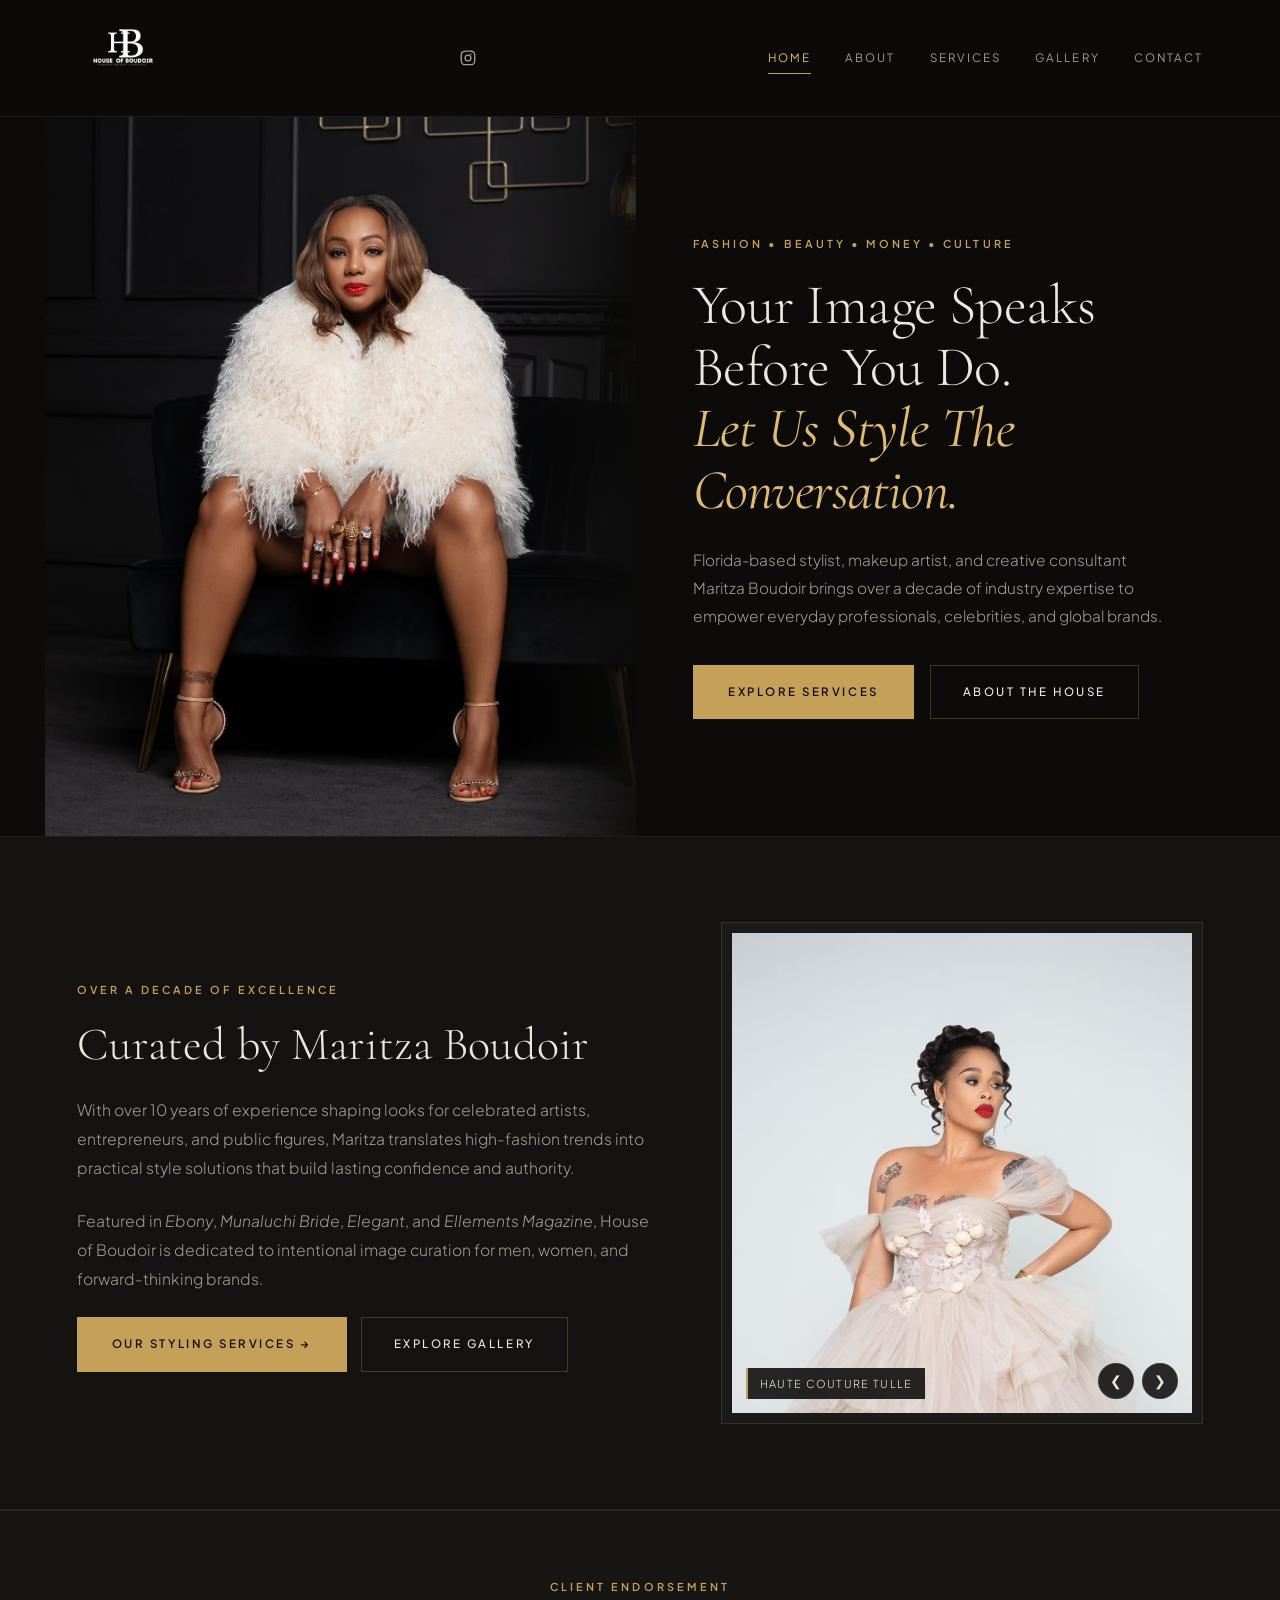
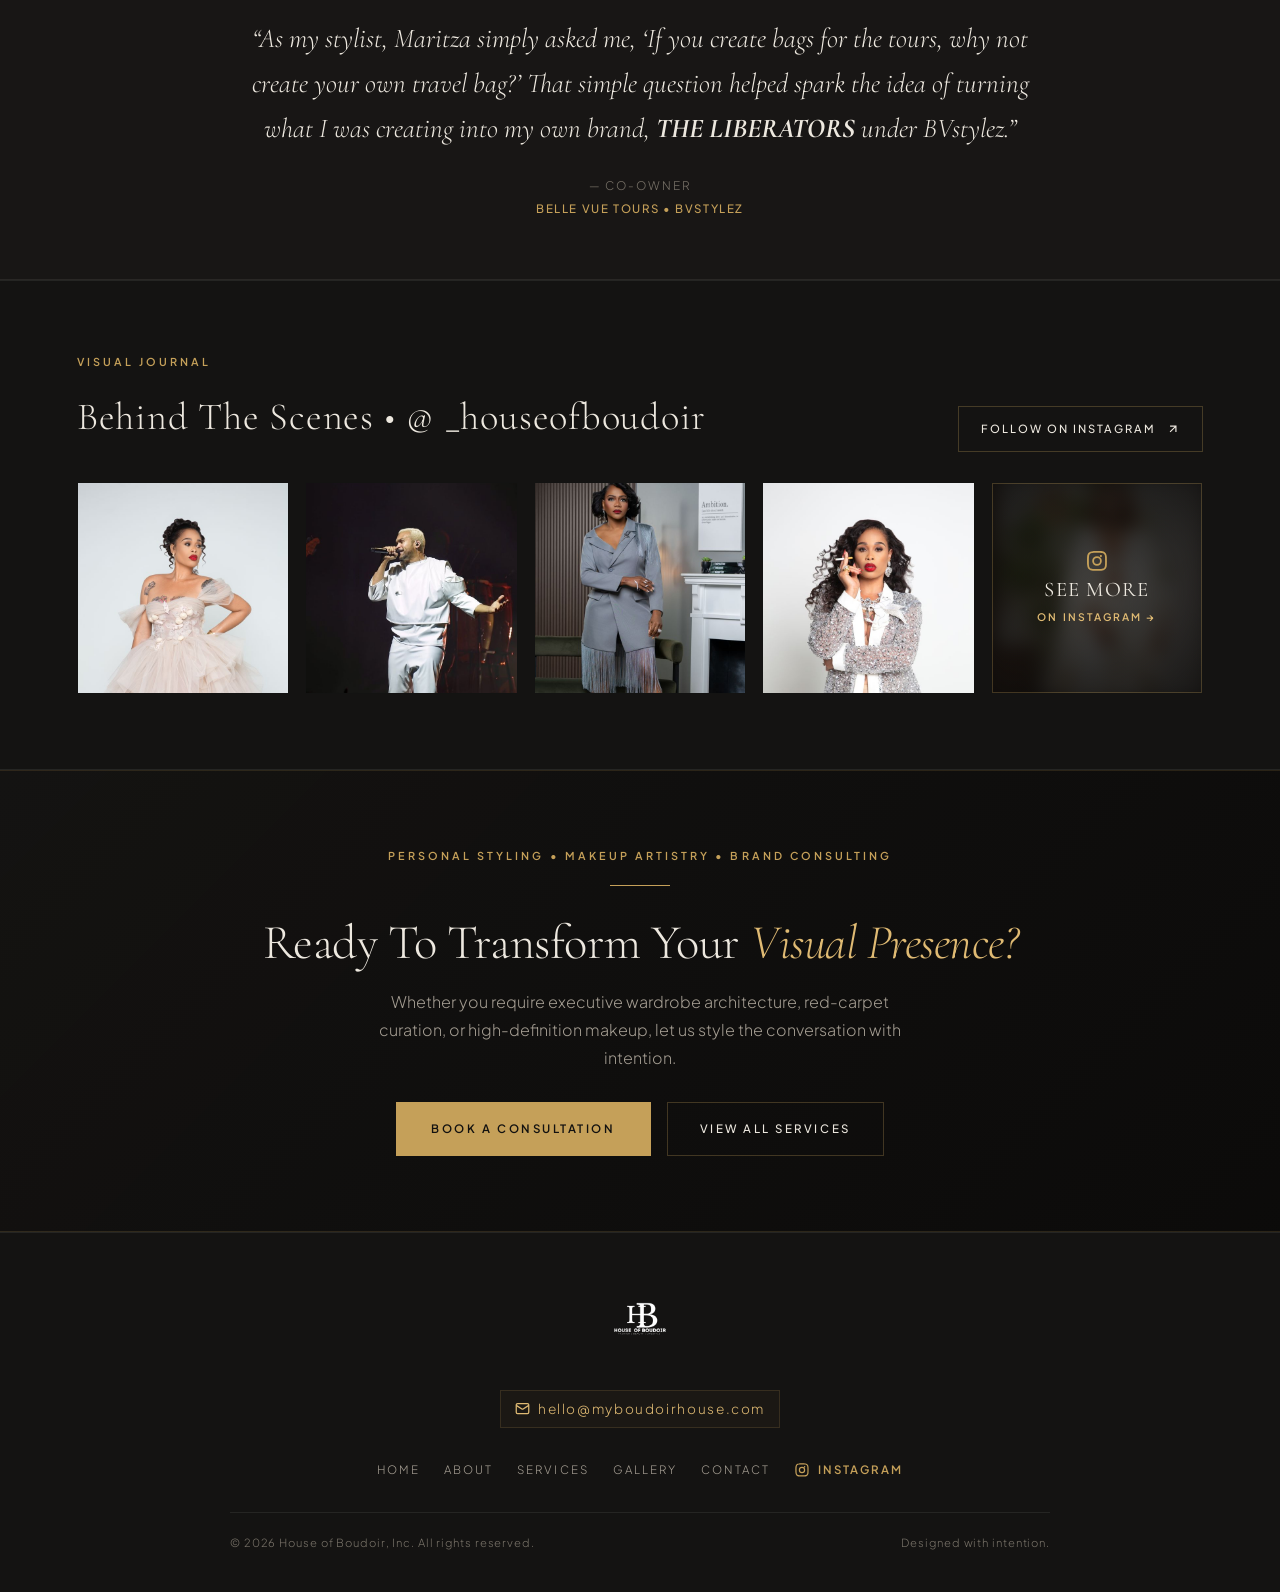
<file: index.html>
<!DOCTYPE html>
<html lang="en">
<head>
<meta charset="UTF-8">
<meta name="viewport" content="width=device-width, initial-scale=1.0">
<title>House of Boudoir — Fashion, Beauty &amp; Image Styling</title>
<link rel="stylesheet" href="styles.css">
</head>
<body>

<header class="site-header">
  <a href="index.html" class="logo">
    <img src="images/logo.png" alt="House of Boudoir" class="site-logo-img">
  </a>

  <div class="header-right-group">
    <div class="header-icons desktop-only-icon">
      <a href="https://www.instagram.com/_houseofboudoir/" target="_blank" rel="noopener noreferrer" aria-label="House of Boudoir Instagram">
        <svg viewBox="0 0 24 24" fill="currentColor"><path d="M12 2c2.7 0 3 0 4.1.1 1.1 0 1.8.2 2.4.5.7.2 1.2.6 1.7 1.1.5.5.9 1 1.1 1.7.2.6.4 1.3.5 2.4.1 1.1.1 1.4.1 4.1s0 3-.1 4.1c0 1.1-.2 1.8-.5 2.4-.2.7-.6 1.2-1.1 1.7-.5.5-1 .9-1.7 1.1-.6.2-1.3.4-2.4.5-1.1.1-1.4.1-4.1.1s-3 0-4.1-.1c-1.1 0-1.8-.2-2.4-.5-.7-.2-1.2-.6-1.7-1.1-.5-.5-.9-1-1.1-1.7-.2-.6-.4-1.3-.5-2.4C2 15 2 14.7 2 12s0-3 .1-4.1c0-1.1.2-1.8.5-2.4.2-.7.6-1.2 1.1-1.7.5-.5 1-.9 1.7-1.1.6-.2 1.3-.4 2.4-.5C9 2 9.3 2 12 2zm0 1.8c-2.6 0-3 0-4 .1-1 0-1.5.2-1.9.3-.5.2-.8.4-1.1.7-.3.3-.6.6-.7 1.1-.1.4-.3.9-.3 1.9-.1 1-.1 1.4-.1 4s0 3 .1 4c0 1 .2 1.5.3 1.9.2.5.4.8.7 1.1.3.3.6.6 1.1.7.4.1.9.3 1.9.3 1 .1 1.4.1 4 .1s3 0 4-.1c1 0 1.5-.2 1.9-.3.5-.2.8-.4 1.1-.7.3-.3.6-.6.7-1.1.1-.4.3-.9.3-1.9.1-1 .1-1.4.1-4s0-3-.1-4c0-1-.2-1.5-.3-1.9-.2-.5-.4-.8-.7-1.1-.3-.3-.6-.6-1.1-.7-.4-.1-.9-.3-1.9-.3-1-.1-1.4-.1-4-.1zm0 3.4a4.8 4.8 0 1 1 0 9.6 4.8 4.8 0 0 1 0-9.6zm0 1.8a3 3 0 1 0 0 6 3 3 0 0 0 0-6zm5-2a1.1 1.1 0 1 1-2.2 0 1.1 1.1 0 0 1 2.2 0z"/></svg>
      </a>
    </div>
    <button class="nav-toggle" id="navToggle" aria-label="Toggle Navigation">&#9776;</button>
  </div>

  <nav class="main-nav" id="mainNav">
    <a href="index.html" class="active">Home</a>
    <a href="about.html">About</a>
    <a href="services.html">Services</a>
    <a href="gallery.html">Gallery</a>
    <a href="contact.html">Contact</a>

    <a href="https://www.instagram.com/_houseofboudoir/" target="_blank" rel="noopener noreferrer" class="mobile-nav-ig">
      <svg viewBox="0 0 24 24" fill="currentColor"><path d="M12 2c2.7 0 3 0 4.1.1 1.1 0 1.8.2 2.4.5.7.2 1.2.6 1.7 1.1.5.5.9 1 1.1 1.7.2.6.4 1.3.5 2.4.1 1.1.1 1.4.1 4.1s0 3-.1 4.1c0 1.1-.2 1.8-.5 2.4-.2.7-.6 1.2-1.1 1.7-.5.5-1 .9-1.7 1.1-.6.2-1.3.4-2.4.5-1.1.1-1.4.1-4.1.1s-3 0-4.1-.1c-1.1 0-1.8-.2-2.4-.5-.7-.2-1.2-.6-1.7-1.1-.5-.5-.9-1-1.1-1.7-.2-.6-.4-1.3-.5-2.4C2 15 2 14.7 2 12s0-3 .1-4.1c0-1.1.2-1.8.5-2.4.2-.7.6-1.2 1.1-1.7.5-.5 1-.9 1.7-1.1.6-.2 1.3-.4 2.4-.5C9 2 9.3 2 12 2zm0 1.8c-2.6 0-3 0-4 .1-1 0-1.5.2-1.9.3-.5.2-.8.4-1.1.7-.3.3-.6.6-.7 1.1-.1.4-.3.9-.3 1.9-.1 1-.1 1.4-.1 4s0 3 .1 4c0 1 .2 1.5.3 1.9.2.5.4.8.7 1.1.3.3.6.6 1.1.7.4.1.9.3 1.9.3 1 .1 1.4.1 4 .1s3 0 4-.1c1 0 1.5-.2 1.9-.3.5-.2.8-.4 1.1-.7.3-.3.6-.6.7-1.1.1-.4.3-.9.3-1.9.1-1 .1-1.4.1-4s0-3-.1-4c0-1-.2-1.5-.3-1.9-.2-.5-.4-.8-.7-1.1-.3-.3-.6-.6-1.1-.7-.4-.1-.9-.3-1.9-.3-1-.1-1.4-.1-4-.1zm0 3.4a4.8 4.8 0 1 1 0 9.6 4.8 4.8 0 0 1 0-9.6zm0 1.8a3 3 0 1 0 0 6 3 3 0 0 0 0-6zm5-2a1.1 1.1 0 1 1-2.2 0 1.1 1.1 0 0 1 2.2 0z"/></svg>
      <span>Follow @_houseofboudoir</span>
    </a>
  </nav>
</header>

<section class="hero">
  <div class="hero-image" style="background-image:url('images/maritza-hero.jpg');"></div>
  <div class="hero-copy">
    <span class="eyebrow">Fashion &bull; Beauty &bull; Money &bull; Culture</span>
    <h1>Your Image Speaks<br>Before You Do.<br><span class="accent">Let Us Style The Conversation.</span></h1>
    <p>Florida-based stylist, makeup artist, and creative consultant Maritza Boudoir brings over a decade of industry expertise to empower everyday professionals, celebrities, and global brands.</p>
    <div class="hero-actions">
      <a href="services.html" class="btn-gold">Explore Services</a>
      <a href="about.html" class="btn-outline">About The House</a>
    </div>
  </div>
</section>

<!-- Homepage Curated Section with Client Portfolio Slideshow -->
<section class="home-about-teaser">
  <div class="home-about-grid">
    <div class="home-about-text">
      <span class="eyebrow">Over A Decade of Excellence</span>
      <h2>Curated by Maritza Boudoir</h2>
      <p>
        With over 10 years of experience shaping looks for celebrated artists, entrepreneurs, and public figures, Maritza translates high-fashion trends into practical style solutions that build lasting confidence and authority.
      </p>
      <p>
        Featured in <em>Ebony</em>, <em>Munaluchi Bride</em>, <em>Elegant</em>, and <em>Ellements Magazine</em>, House of Boudoir is dedicated to intentional image curation for men, women, and forward-thinking brands.
      </p>
      <div style="display:flex; gap:14px; flex-wrap:wrap; margin-top:20px;">
        <a href="services.html" class="btn-gold">Our Styling Services &rarr;</a>
        <a href="gallery.html" class="btn-outline">Explore Gallery</a>
      </div>
    </div>
    
    <div class="home-portrait-wrap">
      <div class="home-mini-slideshow" id="homeSlideshow">
        <div class="mini-slide active">
          <img src="images/Pasted 2026-10-06 at 5.45.49 PM.png" alt="Haute Couture Tulle">
          <span class="mini-tag">Haute Couture Tulle</span>
        </div>
        <div class="mini-slide">
          <img src="images/Pasted 2026-10-06 at 5.49.40 PM.png" alt="Concert Stage Wardrobe">
          <span class="mini-tag">Concert Stage Wardrobe</span>
        </div>
        <div class="mini-slide">
          <img src="images/Pasted 2026-10-06 at 5.46.19 PM.png" alt="Sequin Glamour">
          <span class="mini-tag">Sequin Editorial</span>
        </div>
        <div class="mini-slide">
          <img src="images/Pasted 2026-10-06 at 5.49.22 PM.png" alt="Executive Branding">
          <span class="mini-tag">Executive Presence</span>
        </div>
        <div class="mini-slide">
          <img src="images/Pasted 2026-10-06 at 6.19.25 PM.png" alt="Editorial Looks">
          <span class="mini-tag">Editorial Production</span>
        </div>
        <div class="mini-slide">
          <img src="images/Pasted 2026-10-06 at 5.48.28 PM.png" alt="Silk Dressing Cape">
          <span class="mini-tag">Boudoir Signature</span>
        </div>

        <div class="mini-controls">
          <button id="miniPrev" aria-label="Previous Slide">&#10094;</button>
          <button id="miniNext" aria-label="Next Slide">&#10095;</button>
        </div>
      </div>
    </div>
  </div>
</section>

<!-- Client Endorsement Strip -->
<section class="home-testimonial-strip">
  <div class="home-testimonial-wrap">
    <span class="eyebrow">Client Endorsement</span>
    <blockquote>
      &ldquo;As my stylist, Maritza simply asked me, <em>&lsquo;If you create bags for the tours, why not create your own travel bag?&rsquo;</em> That simple question helped spark the idea of turning what I was creating into my own brand, <strong>THE LIBERATORS</strong> under BVstylez.&rdquo;
    </blockquote>
    <div class="testimonial-author">
      <span class="author-title">&mdash; Co-Owner</span>
      <span class="author-company">Belle Vue Tours &bull; BVstylez</span>
    </div>
  </div>
</section>

<!-- ================= INSTAGRAM ARCHIVE STRIP ================= -->
<section class="ig-feature-section">
  <div class="ig-header-wrap">
    <div class="ig-title-left">
      <span class="eyebrow">Visual Journal</span>
      <h2>Behind The Scenes &bull; @ _houseofboudoir</h2>
    </div>
    <a href="https://www.instagram.com/_houseofboudoir/" target="_blank" rel="noopener noreferrer" class="btn-outline ig-external-btn">
      <span>Follow on Instagram</span>
      <svg width="14" height="14" viewBox="0 0 24 24" fill="none" stroke="currentColor" stroke-width="2"><path d="M7 17l9.2-9.2M17 17V7H7"/></svg>
    </a>
  </div>

  <div class="ig-gallery-strip">
    <a href="https://www.instagram.com/p/DXSTNdyERCB/?img_index=1" target="_blank" rel="noopener noreferrer" class="ig-tile">
      <img src="images/Pasted 2026-10-06 at 5.45.49 PM.png" alt="House of Boudoir Editorial Look">
      <div class="ig-tile-overlay">
        <svg viewBox="0 0 24 24" fill="currentColor"><path d="M12 2c2.7 0 3 0 4.1.1 1.1 0 1.8.2 2.4.5.7.2 1.2.6 1.7 1.1.5.5.9 1 1.1 1.7.2.6.4 1.3.5 2.4.1 1.1.1 1.4.1 4.1s0 3-.1 4.1c0 1.1-.2 1.8-.5 2.4-.2.7-.6 1.2-1.1 1.7-.5.5-1 .9-1.7 1.1-.6.2-1.3.4-2.4.5-1.1.1-1.4.1-4.1.1s-3 0-4.1-.1c-1.1 0-1.8-.2-2.4-.5-.7-.2-1.2-.6-1.7-1.1-.5-.5-.9-1-1.1-1.7-.2-.6-.4-1.3-.5-2.4C2 15 2 14.7 2 12s0-3 .1-4.1c0-1.1.2-1.8.5-2.4.2-.7.6-1.2 1.1-1.7.5-.5 1-.9 1.7-1.1.6-.2 1.3-.4 2.4-.5C9 2 9.3 2 12 2zm0 1.8c-2.6 0-3 0-4 .1-1 0-1.5.2-1.9.3-.5.2-.8.4-1.1.7-.3.3-.6.6-.7 1.1-.1.4-.3.9-.3 1.9-.1 1-.1 1.4-.1 4s0 3 .1 4c0 1 .2 1.5.3 1.9.2.5.4.8.7 1.1.3.3.6.6 1.1.7.4.1.9.3 1.9.3 1 .1 1.4.1 4 .1s3 0 4-.1c1 0 1.5-.2 1.9-.3.5-.2.8-.4 1.1-.7.3-.3.6-.6.7-1.1.1-.4.3-.9.3-1.9.1-1 .1-1.4.1-4s0-3-.1-4c0-1-.2-1.5-.3-1.9-.2-.5-.4-.8-.7-1.1-.3-.3-.6-.6-1.1-.7-.4-.1-.9-.3-1.9-.3-1-.1-1.4-.1-4-.1zm0 3.4a4.8 4.8 0 1 1 0 9.6 4.8 4.8 0 0 1 0-9.6zm0 1.8a3 3 0 1 0 0 6 3 3 0 0 0 0-6zm5-2a1.1 1.1 0 1 1-2.2 0 1.1 1.1 0 0 1 2.2 0z"/></svg>
      </div>
    </a>

    <a href="https://www.instagram.com/p/DKNvVQIJemi/?img_index=1" target="_blank" rel="noopener noreferrer" class="ig-tile">
      <img src="images/Pasted 2026-10-06 at 5.49.40 PM.png" alt="House of Boudoir Stage Look">
      <div class="ig-tile-overlay">
        <svg viewBox="0 0 24 24" fill="currentColor"><path d="M12 2c2.7 0 3 0 4.1.1 1.1 0 1.8.2 2.4.5.7.2 1.2.6 1.7 1.1.5.5.9 1 1.1 1.7.2.6.4 1.3.5 2.4.1 1.1.1 1.4.1 4.1s0 3-.1 4.1c0 1.1-.2 1.8-.5 2.4-.2.7-.6 1.2-1.1 1.7-.5.5-1 .9-1.7 1.1-.6.2-1.3.4-2.4.5-1.1.1-1.4.1-4.1.1s-3 0-4.1-.1c-1.1 0-1.8-.2-2.4-.5-.7-.2-1.2-.6-1.7-1.1-.5-.5-.9-1-1.1-1.7-.2-.6-.4-1.3-.5-2.4C2 15 2 14.7 2 12s0-3 .1-4.1c0-1.1.2-1.8.5-2.4.2-.7.6-1.2 1.1-1.7.5-.5 1-.9 1.7-1.1.6-.2 1.3-.4 2.4-.5C9 2 9.3 2 12 2zm0 1.8c-2.6 0-3 0-4 .1-1 0-1.5.2-1.9.3-.5.2-.8.4-1.1.7-.3.3-.6.6-.7 1.1-.1.4-.3.9-.3 1.9-.1 1-.1 1.4-.1 4s0 3 .1 4c0 1 .2 1.5.3 1.9.2.5.4.8.7 1.1.3.3.6.6 1.1.7.4.1.9.3 1.9.3 1 .1 1.4.1 4 .1s3 0 4-.1c1 0 1.5-.2 1.9-.3.5-.2.8-.4 1.1-.7.3-.3.6-.6.7-1.1.1-.4.3-.9.3-1.9.1-1 .1-1.4.1-4s0-3-.1-4c0-1-.2-1.5-.3-1.9-.2-.5-.4-.8-.7-1.1-.3-.3-.6-.6-1.1-.7-.4-.1-.9-.3-1.9-.3-1-.1-1.4-.1-4-.1zm0 3.4a4.8 4.8 0 1 1 0 9.6 4.8 4.8 0 0 1 0-9.6zm0 1.8a3 3 0 1 0 0 6 3 3 0 0 0 0-6zm5-2a1.1 1.1 0 1 1-2.2 0 1.1 1.1 0 0 1 2.2 0z"/></svg>
      </div>
    </a>

    <a href="https://www.instagram.com/p/C_bMZ1Hp_JD/?img_index=1" target="_blank" rel="noopener noreferrer" class="ig-tile">
      <img src="images/Pasted 2026-10-06 at 6.19.25 PM.png" alt="House of Boudoir Editorial Shoot">
      <div class="ig-tile-overlay">
        <svg viewBox="0 0 24 24" fill="currentColor"><path d="M12 2c2.7 0 3 0 4.1.1 1.1 0 1.8.2 2.4.5.7.2 1.2.6 1.7 1.1.5.5.9 1 1.1 1.7.2.6.4 1.3.5 2.4.1 1.1.1 1.4.1 4.1s0 3-.1 4.1c0 1.1-.2 1.8-.5 2.4-.2.7-.6 1.2-1.1 1.7-.5.5-1 .9-1.7 1.1-.6.2-1.3.4-2.4.5-1.1.1-1.4.1-4.1.1s-3 0-4.1-.1c-1.1 0-1.8-.2-2.4-.5-.7-.2-1.2-.6-1.7-1.1-.5-.5-.9-1-1.1-1.7-.2-.6-.4-1.3-.5-2.4C2 15 2 14.7 2 12s0-3 .1-4.1c0-1.1.2-1.8.5-2.4.2-.7.6-1.2 1.1-1.7.5-.5 1-.9 1.7-1.1.6-.2 1.3-.4 2.4-.5C9 2 9.3 2 12 2zm0 1.8c-2.6 0-3 0-4 .1-1 0-1.5.2-1.9.3-.5.2-.8.4-1.1.7-.3.3-.6.6-.7 1.1-.1.4-.3.9-.3 1.9-.1 1-.1 1.4-.1 4s0 3 .1 4c0 1 .2 1.5.3 1.9.2.5.4.8.7 1.1.3.3.6.6 1.1.7.4.1.9.3 1.9.3 1 .1 1.4.1 4 .1s3 0 4-.1c1 0 1.5-.2 1.9-.3.5-.2.8-.4 1.1-.7.3-.3.6-.6.7-1.1.1-.4.3-.9.3-1.9.1-1 .1-1.4.1-4s0-3-.1-4c0-1-.2-1.5-.3-1.9-.2-.5-.4-.8-.7-1.1-.3-.3-.6-.6-1.1-.7-.4-.1-.9-.3-1.9-.3-1-.1-1.4-.1-4-.1zm0 3.4a4.8 4.8 0 1 1 0 9.6 4.8 4.8 0 0 1 0-9.6zm0 1.8a3 3 0 1 0 0 6 3 3 0 0 0 0-6zm5-2a1.1 1.1 0 1 1-2.2 0 1.1 1.1 0 0 1 2.2 0z"/></svg>
      </div>
    </a>

    <a href="https://www.instagram.com/p/DHzDpJ_pCwp/?img_index=1" target="_blank" rel="noopener noreferrer" class="ig-tile">
      <img src="images/Pasted 2026-10-06 at 5.46.19 PM.png" alt="House of Boudoir Sequin Glamour">
      <div class="ig-tile-overlay">
        <svg viewBox="0 0 24 24" fill="currentColor"><path d="M12 2c2.7 0 3 0 4.1.1 1.1 0 1.8.2 2.4.5.7.2 1.2.6 1.7 1.1.5.5.9 1 1.1 1.7.2.6.4 1.3.5 2.4.1 1.1.1 1.4.1 4.1s0 3-.1 4.1c0 1.1-.2 1.8-.5 2.4-.2.7-.6 1.2-1.1 1.7-.5.5-1 .9-1.7 1.1-.6.2-1.3.4-2.4.5-1.1.1-1.4.1-4.1.1s-3 0-4.1-.1c-1.1 0-1.8-.2-2.4-.5-.7-.2-1.2-.6-1.7-1.1-.5-.5-.9-1-1.1-1.7-.2-.6-.4-1.3-.5-2.4C2 15 2 14.7 2 12s0-3 .1-4.1c0-1.1.2-1.8.5-2.4.2-.7.6-1.2 1.1-1.7.5-.5 1-.9 1.7-1.1.6-.2 1.3-.4 2.4-.5C9 2 9.3 2 12 2zm0 1.8c-2.6 0-3 0-4 .1-1 0-1.5.2-1.9.3-.5.2-.8.4-1.1.7-.3.3-.6.6-.7 1.1-.1.4-.3.9-.3 1.9-.1 1-.1 1.4-.1 4s0 3 .1 4c0 1 .2 1.5.3 1.9.2.5.4.8.7 1.1.3.3.6.6 1.1.7.4.1.9.3 1.9.3 1 .1 1.4.1 4 .1s3 0 4-.1c1 0 1.5-.2 1.9-.3.5-.2.8-.4 1.1-.7.3-.3.6-.6.7-1.1.1-.4.3-.9.3-1.9.1-1 .1-1.4.1-4s0-3-.1-4c0-1-.2-1.5-.3-1.9-.2-.5-.4-.8-.7-1.1-.3-.3-.6-.6-1.1-.7-.4-.1-.9-.3-1.9-.3-1-.1-1.4-.1-4-.1zm0 3.4a4.8 4.8 0 1 1 0 9.6 4.8 4.8 0 0 1 0-9.6zm0 1.8a3 3 0 1 0 0 6 3 3 0 0 0 0-6zm5-2a1.1 1.1 0 1 1-2.2 0 1.1 1.1 0 0 1 2.2 0z"/></svg>
      </div>
    </a>

    <a href="https://www.instagram.com/p/DTWvVzfjMc6/?img_index=1" target="_blank" rel="noopener noreferrer" class="ig-tile ig-tile-blur">
      <img src="images/Pasted 2026-10-06 at 5.48.28 PM.png" alt="House of Boudoir Signature">
      <div class="ig-blur-card">
        <svg viewBox="0 0 24 24" fill="currentColor" class="ig-blur-icon"><path d="M12 2c2.7 0 3 0 4.1.1 1.1 0 1.8.2 2.4.5.7.2 1.2.6 1.7 1.1.5.5.9 1 1.1 1.7.2.6.4 1.3.5 2.4.1 1.1.1 1.4.1 4.1s0 3-.1 4.1c0 1.1-.2 1.8-.5 2.4-.2.7-.6 1.2-1.1 1.7-.5.5-1 .9-1.7 1.1-.6.2-1.3.4-2.4.5-1.1.1-1.4.1-4.1.1s-3 0-4.1-.1c-1.1 0-1.8-.2-2.4-.5-.7-.2-1.2-.6-1.7-1.1-.5-.5-.9-1-1.1-1.7-.2-.6-.4-1.3-.5-2.4C2 15 2 14.7 2 12s0-3 .1-4.1c0-1.1.2-1.8.5-2.4.2-.7.6-1.2 1.1-1.7.5-.5 1-.9 1.7-1.1.6-.2 1.3-.4 2.4-.5C9 2 9.3 2 12 2zm0 1.8c-2.6 0-3 0-4 .1-1 0-1.5.2-1.9.3-.5.2-.8.4-1.1.7-.3.3-.6.6-.7 1.1-.1.4-.3.9-.3 1.9-.1 1-.1 1.4-.1 4s0 3 .1 4c0 1 .2 1.5.3 1.9.2.5.4.8.7 1.1.3.3.6.6 1.1.7.4.1.9.3 1.9.3 1 .1 1.4.1 4 .1s3 0 4-.1c1 0 1.5-.2 1.9-.3.5-.2.8-.4 1.1-.7.3-.3.6-.6.7-1.1.1-.4.3-.9.3-1.9.1-1 .1-1.4.1-4s0-3-.1-4c0-1-.2-1.5-.3-1.9-.2-.5-.4-.8-.7-1.1-.3-.3-.6-.6-1.1-.7-.4-.1-.9-.3-1.9-.3-1-.1-1.4-.1-4-.1zm0 3.4a4.8 4.8 0 1 1 0 9.6 4.8 4.8 0 0 1 0-9.6zm0 1.8a3 3 0 1 0 0 6 3 3 0 0 0 0-6zm5-2a1.1 1.1 0 1 1-2.2 0 1.1 1.1 0 0 1 2.2 0z"/></svg>
        <span class="blur-heading">See More</span>
        <span class="blur-sub">on Instagram &rarr;</span>
      </div>
    </a>
  </div>
</section>

<!-- ================= REDESIGNED EDITORIAL CTA ================= -->
<section class="editorial-cta-banner">
  <div class="editorial-cta-wrap">
    <span class="eyebrow">Personal Styling &bull; Makeup Artistry &bull; Brand Consulting</span>
    <div class="cta-rule"></div>
    <h3>Ready To Transform Your <span class="accent-gold">Visual Presence?</span></h3>
    <p>Whether you require executive wardrobe architecture, red-carpet curation, or high-definition makeup, let us style the conversation with intention.</p>
    <div class="cta-actions">
      <a href="contact.html" class="btn-gold">Book A Consultation</a>
      <a href="services.html" class="btn-outline">View All Services</a>
    </div>
  </div>
</section>

<!-- ================= CONDENSED FOOTER ================= -->
<footer class="site-footer-condensed">
  <div class="footer-condensed-wrap">
    <a href="index.html" class="logo">
      <img src="images/logo.png" alt="House of Boudoir" class="footer-logo-img">
    </a>

    <a href="mailto:hello@myboudoirhouse.com" class="footer-email-link">
      <svg width="15" height="15" viewBox="0 0 24 24" fill="none" stroke="currentColor" stroke-width="2"><rect width="20" height="16" x="2" y="4" rx="2"/><path d="m22 7-8.97 5.7a1.94 1.94 0 0 1-2.06 0L2 7"/></svg>
      <span>hello@myboudoirhouse.com</span>
    </a>

    <div class="footer-nav-strip">
      <a href="index.html">Home</a>
      <a href="about.html">About</a>
      <a href="services.html">Services</a>
      <a href="gallery.html">Gallery</a>
      <a href="contact.html">Contact</a>
      <a href="https://www.instagram.com/_houseofboudoir/" target="_blank" rel="noopener noreferrer" class="footer-ig-link">
        <svg viewBox="0 0 24 24" fill="currentColor"><path d="M12 2c2.7 0 3 0 4.1.1 1.1 0 1.8.2 2.4.5.7.2 1.2.6 1.7 1.1.5.5.9 1 1.1 1.7.2.6.4 1.3.5 2.4.1 1.1.1 1.4.1 4.1s0 3-.1 4.1c0 1.1-.2 1.8-.5 2.4-.2.7-.6 1.2-1.1 1.7-.5.5-1 .9-1.7 1.1-.6.2-1.3.4-2.4.5-1.1.1-1.4.1-4.1.1s-3 0-4.1-.1c-1.1 0-1.8-.2-2.4-.5-.7-.2-1.2-.6-1.7-1.1-.5-.5-.9-1-1.1-1.7-.2-.6-.4-1.3-.5-2.4C2 15 2 14.7 2 12s0-3 .1-4.1c0-1.1.2-1.8.5-2.4.2-.7.6-1.2 1.1-1.7.5-.5 1-.9 1.7-1.1.6-.2 1.3-.4 2.4-.5C9 2 9.3 2 12 2zm0 1.8c-2.6 0-3 0-4 .1-1 0-1.5.2-1.9.3-.5.2-.8.4-1.1.7-.3.3-.6.6-.7 1.1-.1.4-.3.9-.3 1.9-.1 1-.1 1.4-.1 4s0 3 .1 4c0 1 .2 1.5.3 1.9.2.5.4.8.7 1.1.3.3.6.6 1.1.7.4.1.9.3 1.9.3 1 .1 1.4.1 4 .1s3 0 4-.1c1 0 1.5-.2 1.9-.3.5-.2.8-.4 1.1-.7.3-.3.6-.6.7-1.1.1-.4.3-.9.3-1.9.1-1 .1-1.4.1-4s0-3-.1-4c0-1-.2-1.5-.3-1.9-.2-.5-.4-.8-.7-1.1-.3-.3-.6-.6-1.1-.7-.4-.1-.9-.3-1.9-.3-1-.1-1.4-.1-4-.1zm0 3.4a4.8 4.8 0 1 1 0 9.6 4.8 4.8 0 0 1 0-9.6zm0 1.8a3 3 0 1 0 0 6 3 3 0 0 0 0-6zm5-2a1.1 1.1 0 1 1-2.2 0 1.1 1.1 0 0 1 2.2 0z"/></svg>
        <span>Instagram</span>
      </a>
    </div>

    <div class="footer-bottom-condensed">
      <span>&copy; 2026 House of Boudoir, Inc. All rights reserved.</span>
      <span>Designed with intention.</span>
    </div>
  </div>
</footer>

<script>
const navToggle = document.getElementById('navToggle');
const mainNav = document.getElementById('mainNav');

navToggle.addEventListener('click', function(e) {
  e.stopPropagation();
  mainNav.classList.toggle('open');
});

document.addEventListener('click', function(e) {
  if (!mainNav.contains(e.target) && !navToggle.contains(e.target)) {
    mainNav.classList.remove('open');
  }
});

const miniSlides = document.querySelectorAll('.mini-slide');
let miniIdx = 0;
let miniTimer;

function showMini(i) {
  miniSlides.forEach(s => s.classList.remove('active'));
  miniIdx = (i + miniSlides.length) % miniSlides.length;
  miniSlides[miniIdx].classList.add('active');
}

function nextMini() { showMini(miniIdx + 1); }
function prevMini() { showMini(miniIdx - 1); }

document.getElementById('miniNext').addEventListener('click', () => { nextMini(); resetMini(); });
document.getElementById('miniPrev').addEventListener('click', () => { prevMini(); resetMini(); });

function startMini() { miniTimer = setInterval(nextMini, 4200); }
function resetMini() { clearInterval(miniTimer); startMini(); }

startMini();

const homeSlideEl = document.getElementById('homeSlideshow');
homeSlideEl.addEventListener('mouseenter', () => clearInterval(miniTimer));
homeSlideEl.addEventListener('mouseleave', () => startMini());
</script>
</body>
</html>
</file>
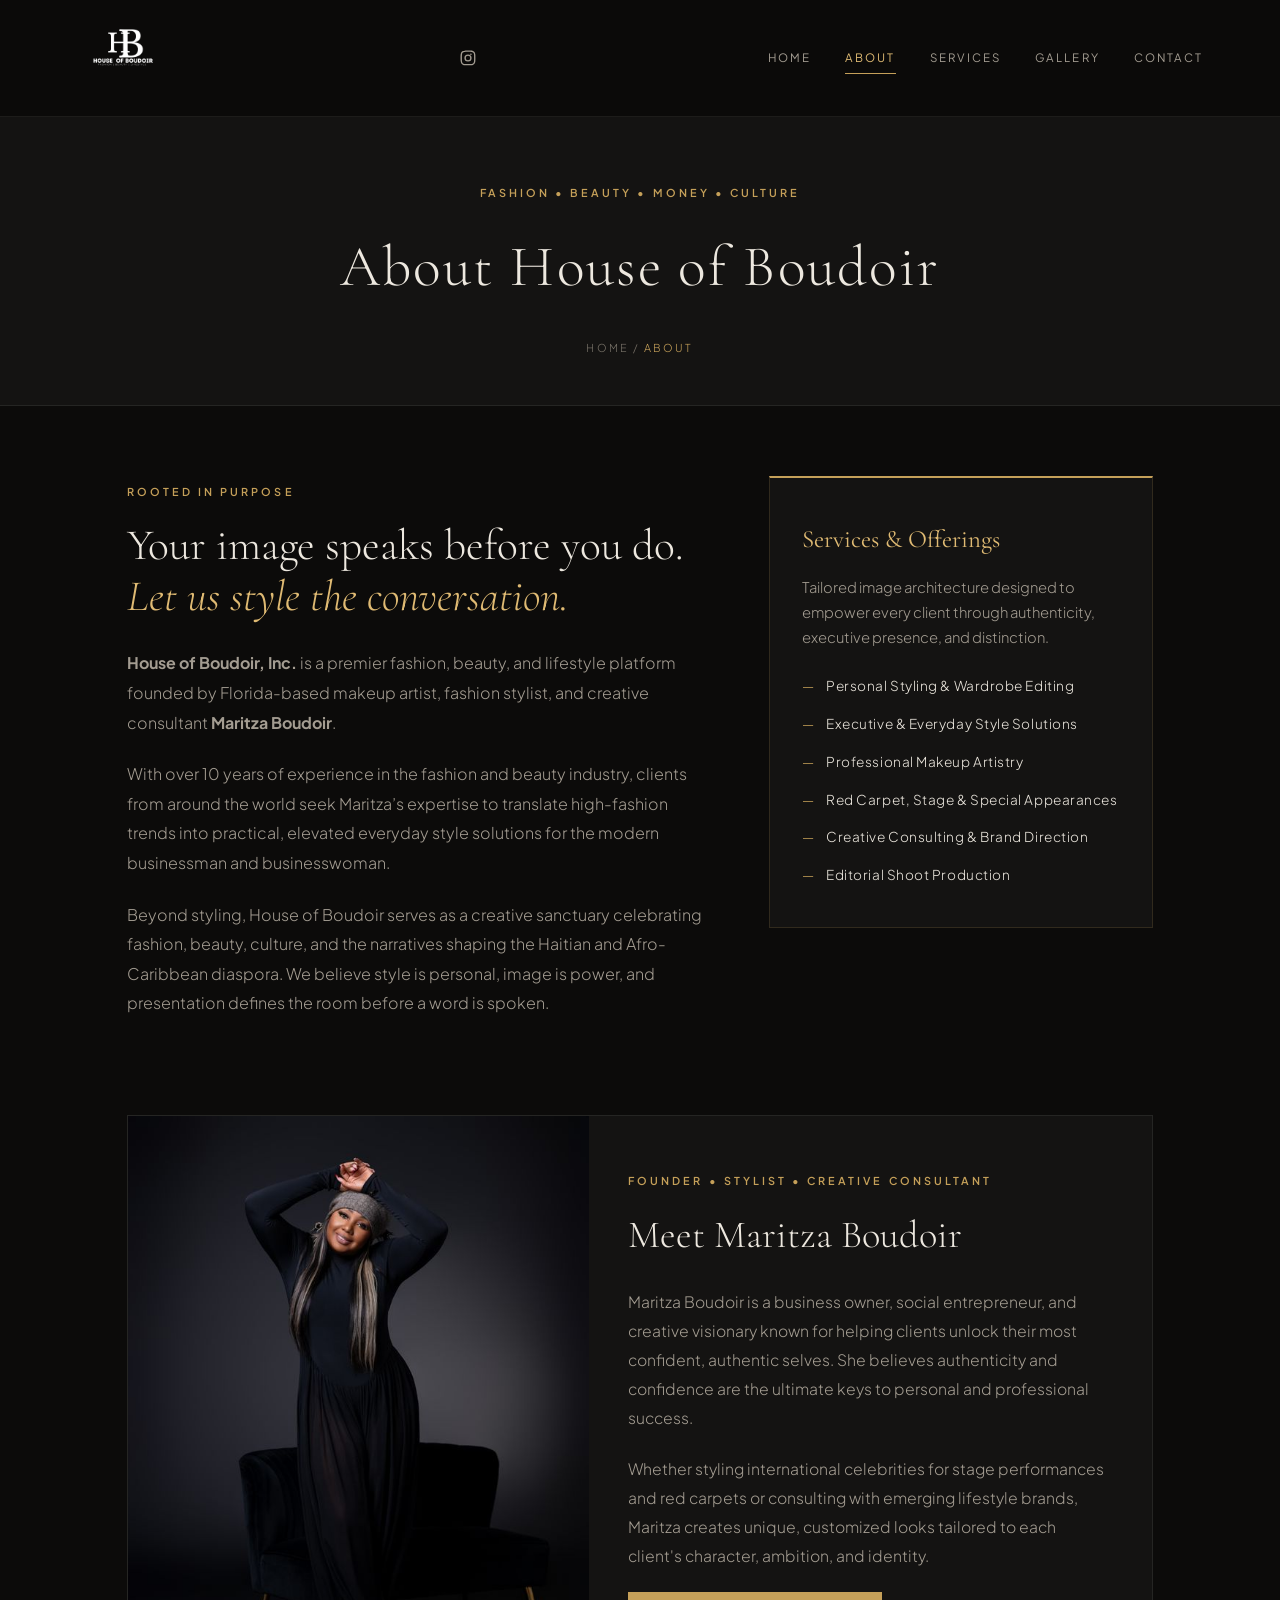
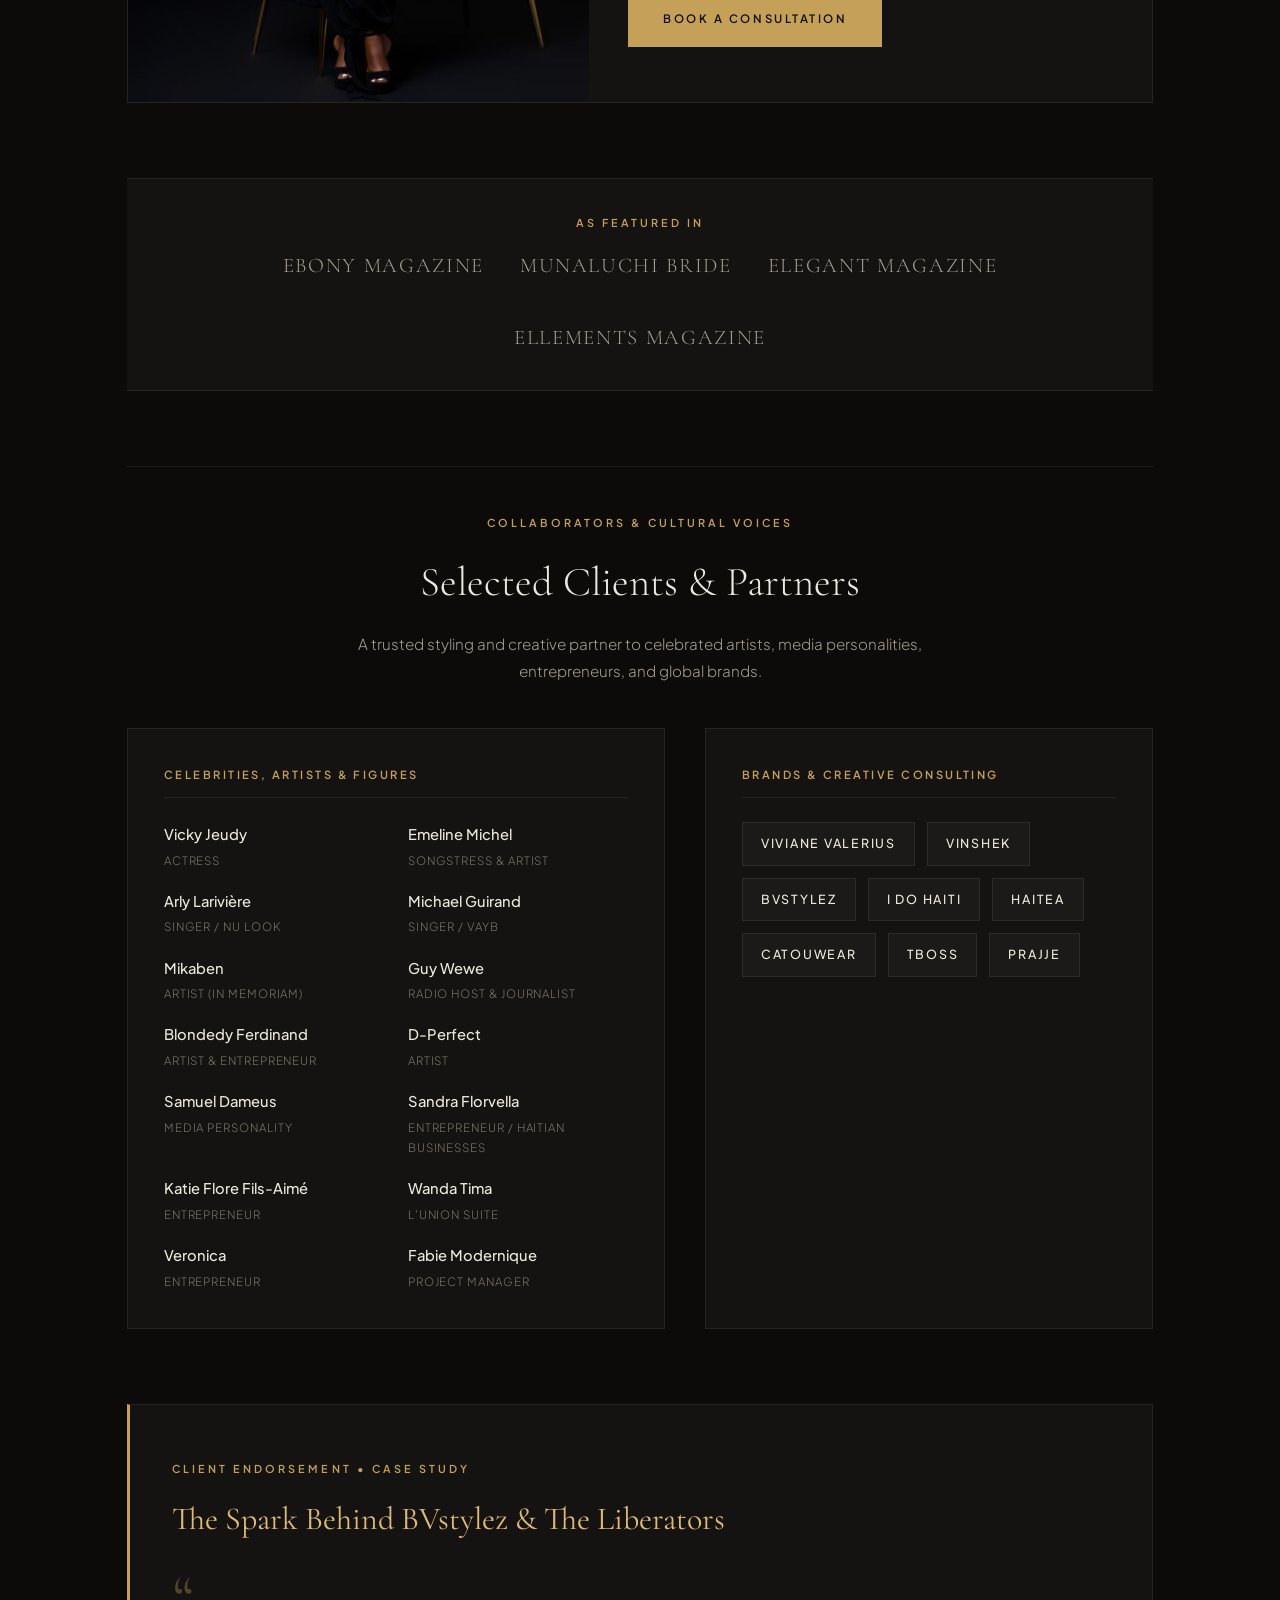
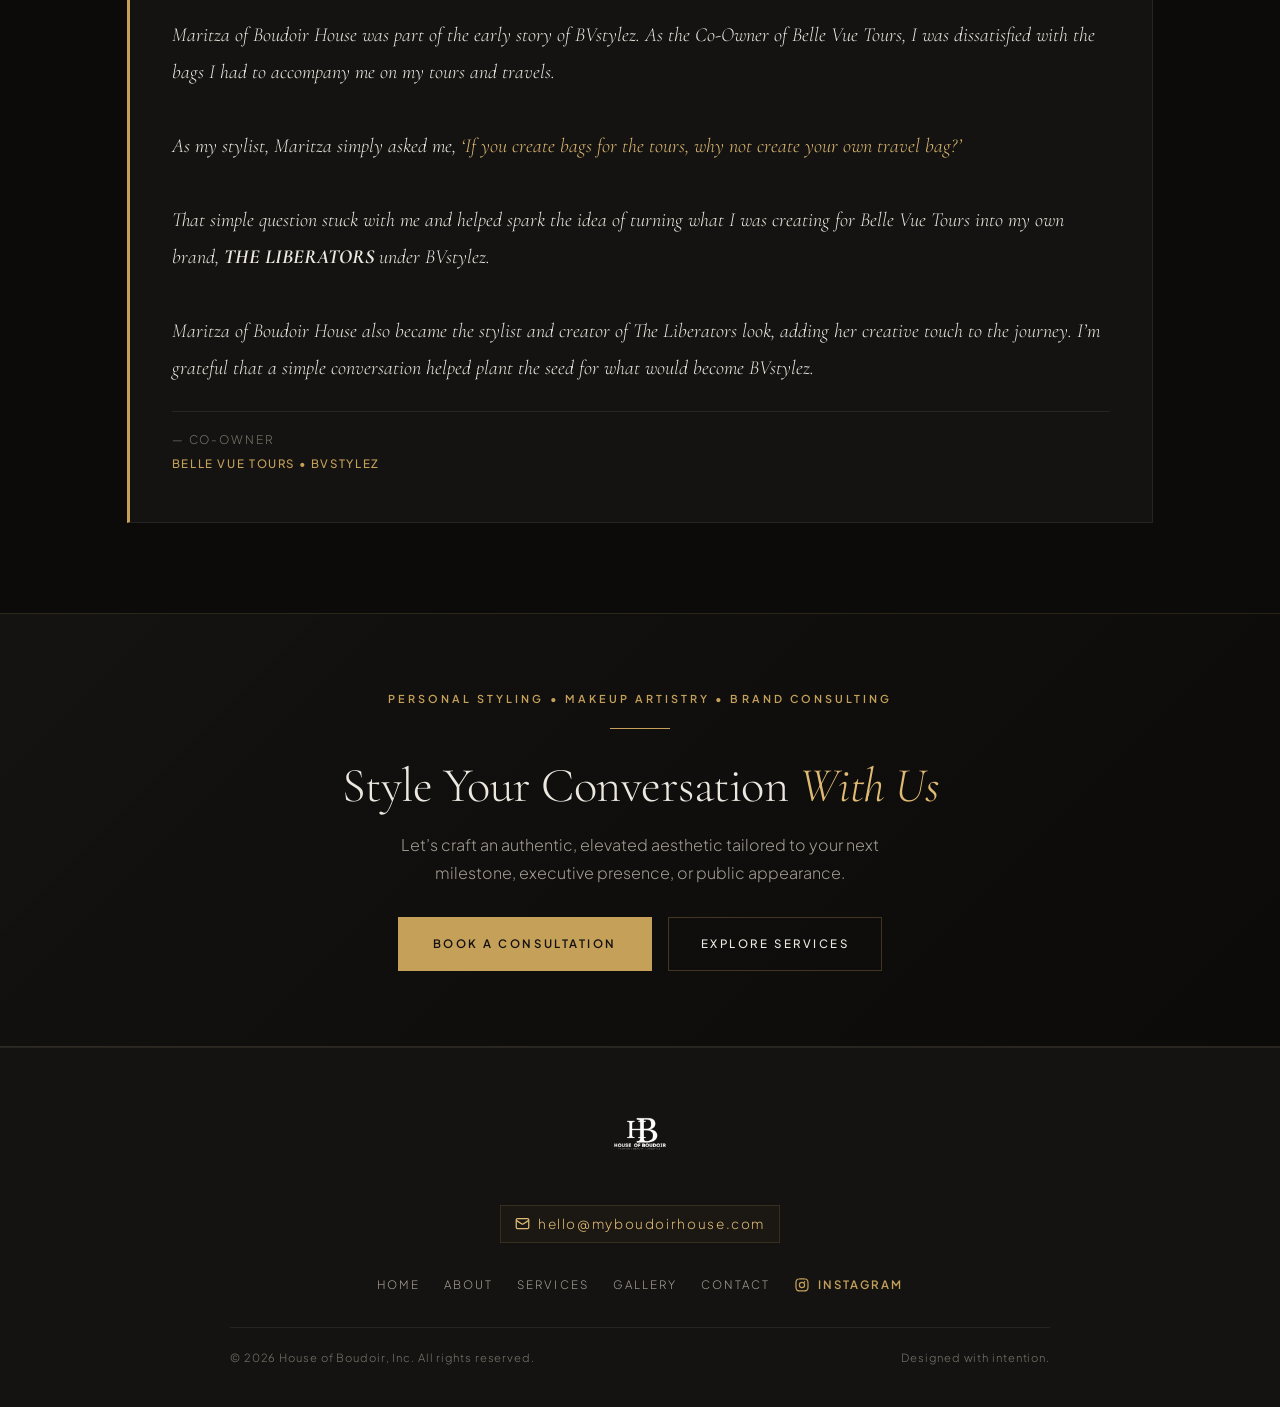
<file: about.html>
<!DOCTYPE html>
<html lang="en">
<head>
<meta charset="UTF-8">
<meta name="viewport" content="width=device-width, initial-scale=1.0">
<title>About — House of Boudoir</title>
<link rel="stylesheet" href="styles.css">
</head>
<body>

<header class="site-header">
  <a href="index.html" class="logo">
    <img src="images/logo.png" alt="House of Boudoir" class="site-logo-img">
  </a>

  <div class="header-right-group">
    <div class="header-icons desktop-only-icon">
      <a href="https://www.instagram.com/_houseofboudoir/" target="_blank" rel="noopener noreferrer" aria-label="House of Boudoir Instagram">
        <svg viewBox="0 0 24 24" fill="currentColor"><path d="M12 2c2.7 0 3 0 4.1.1 1.1 0 1.8.2 2.4.5.7.2 1.2.6 1.7 1.1.5.5.9 1 1.1 1.7.2.6.4 1.3.5 2.4.1 1.1.1 1.4.1 4.1s0 3-.1 4.1c0 1.1-.2 1.8-.5 2.4-.2.7-.6 1.2-1.1 1.7-.5.5-1 .9-1.7 1.1-.6.2-1.3.4-2.4.5-1.1.1-1.4.1-4.1.1s-3 0-4.1-.1c-1.1 0-1.8-.2-2.4-.5-.7-.2-1.2-.6-1.7-1.1-.5-.5-.9-1-1.1-1.7-.2-.6-.4-1.3-.5-2.4C2 15 2 14.7 2 12s0-3 .1-4.1c0-1.1.2-1.8.5-2.4.2-.7.6-1.2 1.1-1.7.5-.5 1-.9 1.7-1.1.6-.2 1.3-.4 2.4-.5C9 2 9.3 2 12 2zm0 1.8c-2.6 0-3 0-4 .1-1 0-1.5.2-1.9.3-.5.2-.8.4-1.1.7-.3.3-.6.6-.7 1.1-.1.4-.3.9-.3 1.9-.1 1-.1 1.4-.1 4s0 3 .1 4c0 1 .2 1.5.3 1.9.2.5.4.8.7 1.1.3.3.6.6 1.1.7.4.1.9.3 1.9.3 1 .1 1.4.1 4 .1s3 0 4-.1c1 0 1.5-.2 1.9-.3.5-.2.8-.4 1.1-.7.3-.3.6-.6.7-1.1.1-.4.3-.9.3-1.9.1-1 .1-1.4.1-4s0-3-.1-4c0-1-.2-1.5-.3-1.9-.2-.5-.4-.8-.7-1.1-.3-.3-.6-.6-1.1-.7-.4-.1-.9-.3-1.9-.3-1-.1-1.4-.1-4-.1zm0 3.4a4.8 4.8 0 1 1 0 9.6 4.8 4.8 0 0 1 0-9.6zm0 1.8a3 3 0 1 0 0 6 3 3 0 0 0 0-6zm5-2a1.1 1.1 0 1 1-2.2 0 1.1 1.1 0 0 1 2.2 0z"/></svg>
      </a>
    </div>
    <button class="nav-toggle" id="navToggle" aria-label="Toggle Navigation">&#9776;</button>
  </div>

  <nav class="main-nav" id="mainNav">
    <a href="index.html">Home</a>
    <a href="about.html" class="active">About</a>
    <a href="services.html">Services</a>
    <a href="gallery.html">Gallery</a>
    <a href="contact.html">Contact</a>

    <a href="https://www.instagram.com/_houseofboudoir/" target="_blank" rel="noopener noreferrer" class="mobile-nav-ig">
      <svg viewBox="0 0 24 24" fill="currentColor"><path d="M12 2c2.7 0 3 0 4.1.1 1.1 0 1.8.2 2.4.5.7.2 1.2.6 1.7 1.1.5.5.9 1 1.1 1.7.2.6.4 1.3.5 2.4.1 1.1.1 1.4.1 4.1s0 3-.1 4.1c0 1.1-.2 1.8-.5 2.4-.2.7-.6 1.2-1.1 1.7-.5.5-1 .9-1.7 1.1-.6.2-1.3.4-2.4.5-1.1.1-1.4.1-4.1.1s-3 0-4.1-.1c-1.1 0-1.8-.2-2.4-.5-.7-.2-1.2-.6-1.7-1.1-.5-.5-.9-1-1.1-1.7-.2-.6-.4-1.3-.5-2.4C2 15 2 14.7 2 12s0-3 .1-4.1c0-1.1.2-1.8.5-2.4.2-.7.6-1.2 1.1-1.7.5-.5 1-.9 1.7-1.1.6-.2 1.3-.4 2.4-.5C9 2 9.3 2 12 2zm0 1.8c-2.6 0-3 0-4 .1-1 0-1.5.2-1.9.3-.5.2-.8.4-1.1.7-.3.3-.6.6-.7 1.1-.1.4-.3.9-.3 1.9-.1 1-.1 1.4-.1 4s0 3 .1 4c0 1 .2 1.5.3 1.9.2.5.4.8.7 1.1.3.3.6.6 1.1.7.4.1.9.3 1.9.3 1 .1 1.4.1 4 .1s3 0 4-.1c1 0 1.5-.2 1.9-.3.5-.2.8-.4 1.1-.7.3-.3.6-.6.7-1.1.1-.4.3-.9.3-1.9.1-1 .1-1.4.1-4s0-3-.1-4c0-1-.2-1.5-.3-1.9-.2-.5-.4-.8-.7-1.1-.3-.3-.6-.6-1.1-.7-.4-.1-.9-.3-1.9-.3-1-.1-1.4-.1-4-.1zm0 3.4a4.8 4.8 0 1 1 0 9.6 4.8 4.8 0 0 1 0-9.6zm0 1.8a3 3 0 1 0 0 6 3 3 0 0 0 0-6zm5-2a1.1 1.1 0 1 1-2.2 0 1.1 1.1 0 0 1 2.2 0z"/></svg>
      <span>Follow @_houseofboudoir</span>
    </a>
  </nav>
</header>

<section class="section-hero-dark">
  <span class="eyebrow">Fashion &bull; Beauty &bull; Money &bull; Culture</span>
  <h1>About House of Boudoir</h1>
  <span class="crumb">Home / <span class="gold">About</span></span>
</section>

<main class="about-container">
  <section class="about-intro-grid">
    <div class="about-intro-text">
      <span class="eyebrow">Rooted In Purpose</span>
      <h2>Your image speaks before you do.<br><span class="accent-gold">Let us style the conversation.</span></h2>
      <p>
        <strong>House of Boudoir, Inc.</strong> is a premier fashion, beauty, and lifestyle platform founded by Florida-based makeup artist, fashion stylist, and creative consultant <strong>Maritza Boudoir</strong>.
      </p>
      <p>
        With over 10 years of experience in the fashion and beauty industry, clients from around the world seek Maritza’s expertise to translate high-fashion trends into practical, elevated everyday style solutions for the modern businessman and businesswoman.
      </p>
      <p>
        Beyond styling, House of Boudoir serves as a creative sanctuary celebrating fashion, beauty, culture, and the narratives shaping the Haitian and Afro-Caribbean diaspora. We believe style is personal, image is power, and presentation defines the room before a word is spoken.
      </p>
    </div>
    <div class="about-intro-card">
      <div class="pillar-box">
        <h3>Services &amp; Offerings</h3>
        <p>Tailored image architecture designed to empower every client through authenticity, executive presence, and distinction.</p>
        <ul class="styled-list">
          <li>Personal Styling &amp; Wardrobe Editing</li>
          <li>Executive &amp; Everyday Style Solutions</li>
          <li>Professional Makeup Artistry</li>
          <li>Red Carpet, Stage &amp; Special Appearances</li>
          <li>Creative Consulting &amp; Brand Direction</li>
          <li>Editorial Shoot Production</li>
        </ul>
      </div>
    </div>
  </section>

  <section class="about-founder-feature">
    <img src="images/maritza-standing.jpg" alt="Maritza Boudoir, Founder of House of Boudoir" class="founder-img">
    <div class="founder-copy">
      <span class="eyebrow">Founder &bull; Stylist &bull; Creative Consultant</span>
      <h3>Meet Maritza Boudoir</h3>
      <p>
        Maritza Boudoir is a business owner, social entrepreneur, and creative visionary known for helping clients unlock their most confident, authentic selves. She believes authenticity and confidence are the ultimate keys to personal and professional success.
      </p>
      <p>
        Whether styling international celebrities for stage performances and red carpets or consulting with emerging lifestyle brands, Maritza creates unique, customized looks tailored to each client's character, ambition, and identity.
      </p>
      <a href="contact.html" class="btn-gold">Book A Consultation</a>
    </div>
  </section>

  <section class="press-strip">
    <span class="eyebrow">As Featured In</span>
    <div class="press-names">
      <span>Ebony Magazine</span>
      <span>Munaluchi Bride</span>
      <span>Elegant Magazine</span>
      <span>Ellements Magazine</span>
    </div>
  </section>

  <section class="about-roster-section">
    <div class="section-title-wrap">
      <span class="eyebrow">Collaborators &amp; Cultural Voices</span>
      <h2>Selected Clients &amp; Partners</h2>
      <p>A trusted styling and creative partner to celebrated artists, media personalities, entrepreneurs, and global brands.</p>
    </div>

    <div class="roster-grid">
      <div class="roster-block">
        <span class="roster-category">Celebrities, Artists &amp; Figures</span>
        <ul class="roster-list">
          <li><strong>Vicky Jeudy</strong> <span>Actress</span></li>
          <li><strong>Emeline Michel</strong> <span>Songstress &amp; Artist</span></li>
          <li><strong>Arly Larivi&egrave;re</strong> <span>Singer / Nu Look</span></li>
          <li><strong>Michael Guirand</strong> <span>Singer / VAYB</span></li>
          <li><strong>Mikaben</strong> <span>Artist (In Memoriam)</span></li>
          <li><strong>Guy Wewe</strong> <span>Radio Host &amp; Journalist</span></li>
          <li><strong>Blondedy Ferdinand</strong> <span>Artist &amp; Entrepreneur</span></li>
          <li><strong>D-Perfect</strong> <span>Artist</span></li>
          <li><strong>Samuel Dameus</strong> <span>Media Personality</span></li>
          <li><strong>Sandra Florvella</strong> <span>Entrepreneur / Haitian Businesses</span></li>
          <li><strong>Katie Flore Fils-Aim&eacute;</strong> <span>Entrepreneur</span></li>
          <li><strong>Wanda Tima</strong> <span>L&rsquo;Union Suite</span></li>
          <li><strong>Veronica</strong> <span>Entrepreneur</span></li>
          <li><strong>Fabie Modernique</strong> <span>Project Manager</span></li>
        </ul>
      </div>

      <div class="roster-block">
        <span class="roster-category">Brands &amp; Creative Consulting</span>
        <ul class="brand-tags">
          <li>Viviane Valerius</li>
          <li>Vinshek</li>
          <li>BVstylez</li>
          <li>I Do Haiti</li>
          <li>Haitea</li>
          <li>Catouwear</li>
          <li>TBoss</li>
          <li>Prajje</li>
        </ul>
      </div>
    </div>
  </section>

  <section class="about-testimonial-spotlight">
    <div class="testimonial-content">
      <span class="eyebrow">Client Endorsement &bull; Case Study</span>
      <h3>The Spark Behind BVstylez &amp; The Liberators</h3>
      <div class="quote-mark">&ldquo;</div>
      <blockquote>
        Maritza of Boudoir House was part of the early story of BVstylez. As the Co-Owner of Belle Vue Tours, I was dissatisfied with the bags I had to accompany me on my tours and travels.
        <br><br>
        As my stylist, Maritza simply asked me, <em>&lsquo;If you create bags for the tours, why not create your own travel bag?&rsquo;</em>
        <br><br>
        That simple question stuck with me and helped spark the idea of turning what I was creating for Belle Vue Tours into my own brand, <strong>THE LIBERATORS</strong> under BVstylez.
        <br><br>
        Maritza of Boudoir House also became the stylist and creator of The Liberators look, adding her creative touch to the journey. I&rsquo;m grateful that a simple conversation helped plant the seed for what would become BVstylez.
      </blockquote>
      <div class="testimonial-author">
        <span class="author-title">&mdash; Co-Owner</span>
        <span class="author-company">Belle Vue Tours &bull; BVstylez</span>
      </div>
    </div>
  </section>
</main>

<section class="editorial-cta-banner">
  <div class="editorial-cta-wrap">
    <span class="eyebrow">Personal Styling &bull; Makeup Artistry &bull; Brand Consulting</span>
    <div class="cta-rule"></div>
    <h3>Style Your Conversation <span class="accent-gold">With Us</span></h3>
    <p>Let’s craft an authentic, elevated aesthetic tailored to your next milestone, executive presence, or public appearance.</p>
    <div class="cta-actions">
      <a href="contact.html" class="btn-gold">Book A Consultation</a>
      <a href="services.html" class="btn-outline">Explore Services</a>
    </div>
  </div>
</section>

<footer class="site-footer-condensed">
  <div class="footer-condensed-wrap">
    <a href="index.html" class="logo">
      <img src="images/logo.png" alt="House of Boudoir" class="footer-logo-img">
    </a>

    <a href="mailto:hello@myboudoirhouse.com" class="footer-email-link">
      <svg width="15" height="15" viewBox="0 0 24 24" fill="none" stroke="currentColor" stroke-width="2"><rect width="20" height="16" x="2" y="4" rx="2"/><path d="m22 7-8.97 5.7a1.94 1.94 0 0 1-2.06 0L2 7"/></svg>
      <span>hello@myboudoirhouse.com</span>
    </a>

    <div class="footer-nav-strip">
      <a href="index.html">Home</a>
      <a href="about.html">About</a>
      <a href="services.html">Services</a>
      <a href="gallery.html">Gallery</a>
      <a href="contact.html">Contact</a>
      <a href="https://www.instagram.com/_houseofboudoir/" target="_blank" rel="noopener noreferrer" class="footer-ig-link">
        <svg viewBox="0 0 24 24" fill="currentColor"><path d="M12 2c2.7 0 3 0 4.1.1 1.1 0 1.8.2 2.4.5.7.2 1.2.6 1.7 1.1.5.5.9 1 1.1 1.7.2.6.4 1.3.5 2.4.1 1.1.1 1.4.1 4.1s0 3-.1 4.1c0 1.1-.2 1.8-.5 2.4-.2.7-.6 1.2-1.1 1.7-.5.5-1 .9-1.7 1.1-.6.2-1.3.4-2.4.5-1.1.1-1.4.1-4.1.1s-3 0-4.1-.1c-1.1 0-1.8-.2-2.4-.5-.7-.2-1.2-.6-1.7-1.1-.5-.5-.9-1-1.1-1.7-.2-.6-.4-1.3-.5-2.4C2 15 2 14.7 2 12s0-3 .1-4.1c0-1.1.2-1.8.5-2.4.2-.7.6-1.2 1.1-1.7.5-.5 1-.9 1.7-1.1.6-.2 1.3-.4 2.4-.5C9 2 9.3 2 12 2zm0 1.8c-2.6 0-3 0-4 .1-1 0-1.5.2-1.9.3-.5.2-.8.4-1.1.7-.3.3-.6.6-.7 1.1-.1.4-.3.9-.3 1.9-.1 1-.1 1.4-.1 4s0 3 .1 4c0 1 .2 1.5.3 1.9.2.5.4.8.7 1.1.3.3.6.6 1.1.7.4.1.9.3 1.9.3 1 .1 1.4.1 4 .1s3 0 4-.1c1 0 1.5-.2 1.9-.3.5-.2.8-.4 1.1-.7.3-.3.6-.6.7-1.1.1-.4.3-.9.3-1.9.1-1 .1-1.4.1-4s0-3-.1-4c0-1-.2-1.5-.3-1.9-.2-.5-.4-.8-.7-1.1-.3-.3-.6-.6-1.1-.7-.4-.1-.9-.3-1.9-.3-1-.1-1.4-.1-4-.1zm0 3.4a4.8 4.8 0 1 1 0 9.6 4.8 4.8 0 0 1 0-9.6zm0 1.8a3 3 0 1 0 0 6 3 3 0 0 0 0-6zm5-2a1.1 1.1 0 1 1-2.2 0 1.1 1.1 0 0 1 2.2 0z"/></svg>
        <span>Instagram</span>
      </a>
    </div>

    <div class="footer-bottom-condensed">
      <span>&copy; 2026 House of Boudoir, Inc. All rights reserved.</span>
      <span>Designed with intention.</span>
    </div>
  </div>
</footer>

<script>
const navToggle = document.getElementById('navToggle');
const mainNav = document.getElementById('mainNav');

navToggle.addEventListener('click', function(e) {
  e.stopPropagation();
  mainNav.classList.toggle('open');
});

document.addEventListener('click', function(e) {
  if (!mainNav.contains(e.target) && !navToggle.contains(e.target)) {
    mainNav.classList.remove('open');
  }
});
</script>
</body>
</html>
</file>
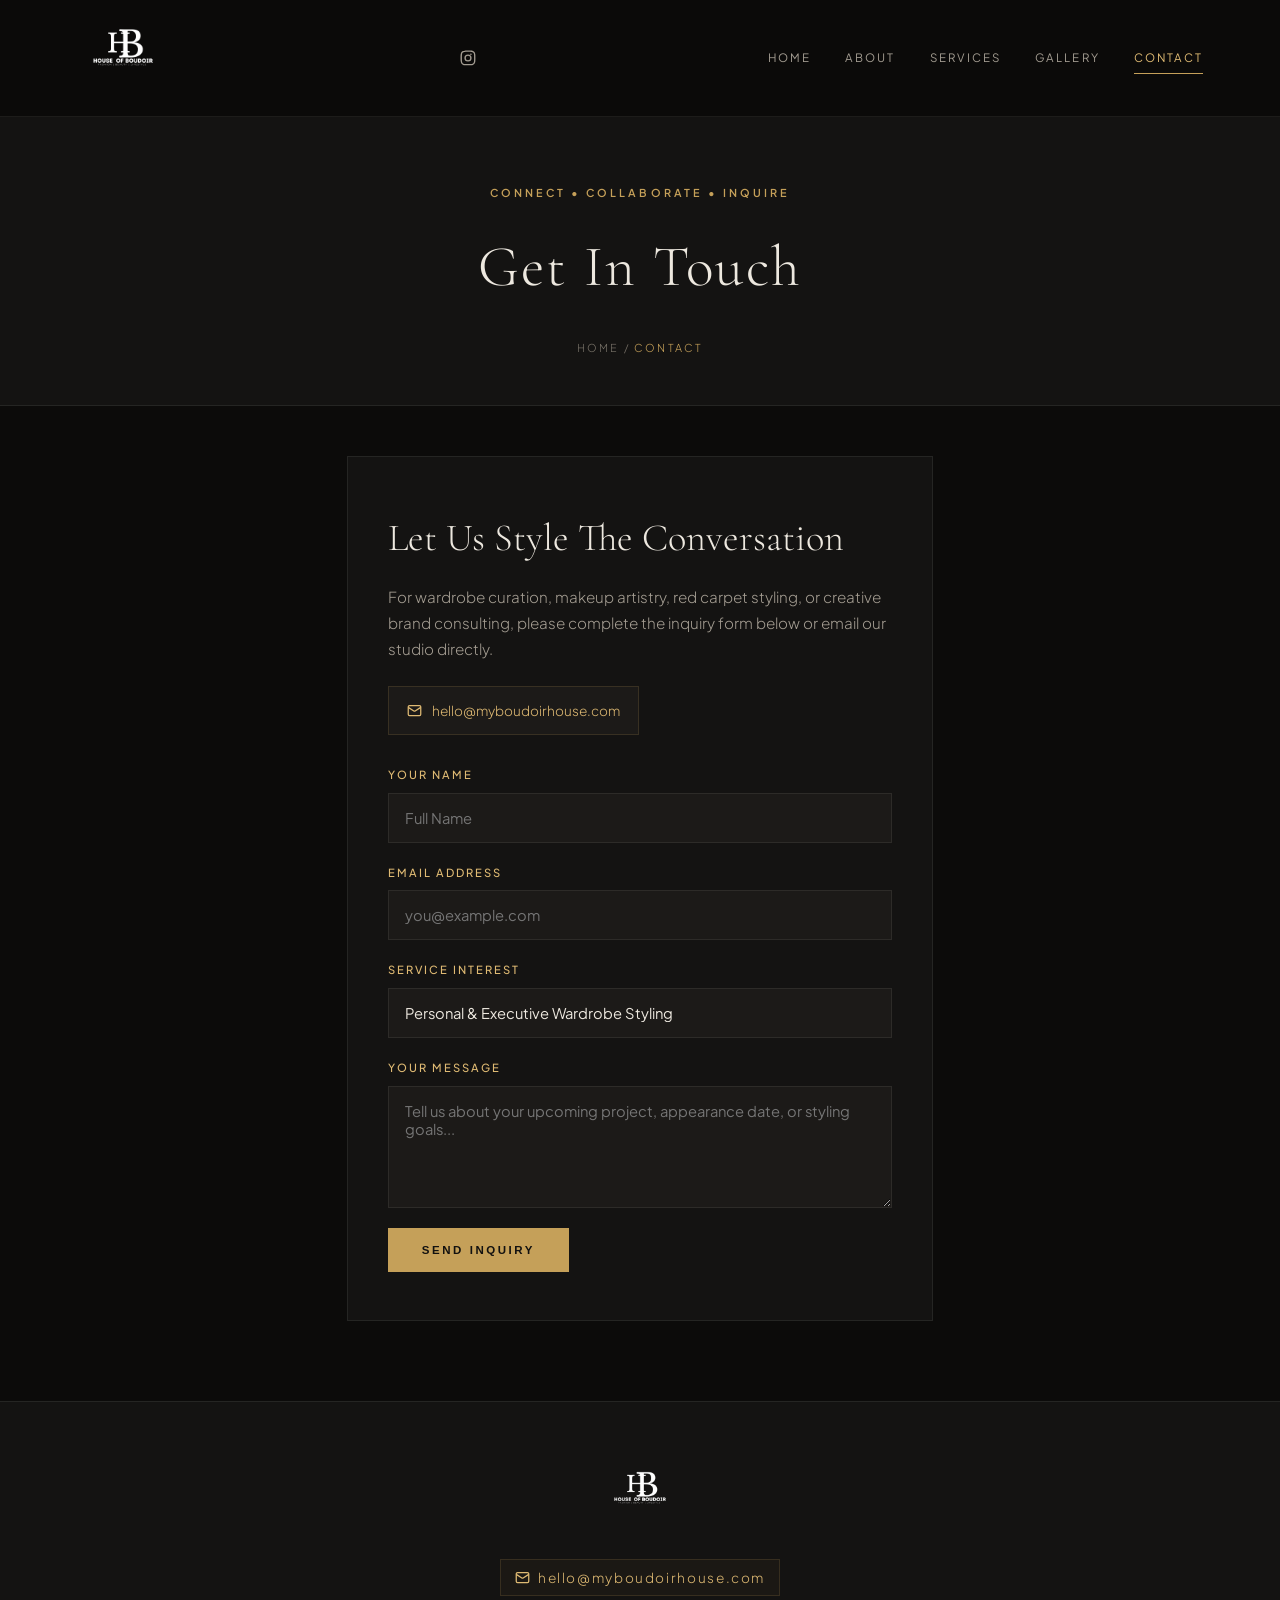
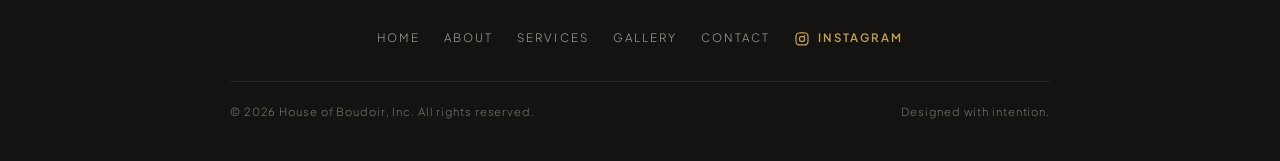
<file: contact.html>
<!DOCTYPE html>
<html lang="en">
<head>
<meta charset="UTF-8">
<meta name="viewport" content="width=device-width, initial-scale=1.0">
<title>Contact — House of Boudoir</title>
<link rel="stylesheet" href="styles.css">
</head>
<body>

<header class="site-header">
  <a href="index.html" class="logo">
    <img src="images/logo.png" alt="House of Boudoir" class="site-logo-img">
  </a>

  <div class="header-right-group">
    <div class="header-icons desktop-only-icon">
      <a href="https://www.instagram.com/_houseofboudoir/" target="_blank" rel="noopener noreferrer" aria-label="House of Boudoir Instagram">
        <svg viewBox="0 0 24 24" fill="currentColor"><path d="M12 2c2.7 0 3 0 4.1.1 1.1 0 1.8.2 2.4.5.7.2 1.2.6 1.7 1.1.5.5.9 1 1.1 1.7.2.6.4 1.3.5 2.4.1 1.1.1 1.4.1 4.1s0 3-.1 4.1c0 1.1-.2 1.8-.5 2.4-.2.7-.6 1.2-1.1 1.7-.5.5-1 .9-1.7 1.1-.6.2-1.3.4-2.4.5-1.1.1-1.4.1-4.1.1s-3 0-4.1-.1c-1.1 0-1.8-.2-2.4-.5-.7-.2-1.2-.6-1.7-1.1-.5-.5-.9-1-1.1-1.7-.2-.6-.4-1.3-.5-2.4C2 15 2 14.7 2 12s0-3 .1-4.1c0-1.1.2-1.8.5-2.4.2-.7.6-1.2 1.1-1.7.5-.5 1-.9 1.7-1.1.6-.2 1.3-.4 2.4-.5C9 2 9.3 2 12 2zm0 1.8c-2.6 0-3 0-4 .1-1 0-1.5.2-1.9.3-.5.2-.8.4-1.1.7-.3.3-.6.6-.7 1.1-.1.4-.3.9-.3 1.9-.1 1-.1 1.4-.1 4s0 3 .1 4c0 1 .2 1.5.3 1.9.2.5.4.8.7 1.1.3.3.6.6 1.1.7.4.1.9.3 1.9.3 1 .1 1.4.1 4 .1s3 0 4-.1c1 0 1.5-.2 1.9-.3.5-.2.8-.4 1.1-.7.3-.3.6-.6.7-1.1.1-.4.3-.9.3-1.9.1-1 .1-1.4.1-4s0-3-.1-4c0-1-.2-1.5-.3-1.9-.2-.5-.4-.8-.7-1.1-.3-.3-.6-.6-1.1-.7-.4-.1-.9-.3-1.9-.3-1-.1-1.4-.1-4-.1zm0 3.4a4.8 4.8 0 1 1 0 9.6 4.8 4.8 0 0 1 0-9.6zm0 1.8a3 3 0 1 0 0 6 3 3 0 0 0 0-6zm5-2a1.1 1.1 0 1 1-2.2 0 1.1 1.1 0 0 1 2.2 0z"/></svg>
      </a>
    </div>
    <button class="nav-toggle" id="navToggle" aria-label="Toggle Navigation">&#9776;</button>
  </div>

  <nav class="main-nav" id="mainNav">
    <a href="index.html">Home</a>
    <a href="about.html">About</a>
    <a href="services.html">Services</a>
    <a href="gallery.html">Gallery</a>
    <a href="contact.html" class="active">Contact</a>

    <a href="https://www.instagram.com/_houseofboudoir/" target="_blank" rel="noopener noreferrer" class="mobile-nav-ig">
      <svg viewBox="0 0 24 24" fill="currentColor"><path d="M12 2c2.7 0 3 0 4.1.1 1.1 0 1.8.2 2.4.5.7.2 1.2.6 1.7 1.1.5.5.9 1 1.1 1.7.2.6.4 1.3.5 2.4.1 1.1.1 1.4.1 4.1s0 3-.1 4.1c0 1.1-.2 1.8-.5 2.4-.2.7-.6 1.2-1.1 1.7-.5.5-1 .9-1.7 1.1-.6.2-1.3.4-2.4.5-1.1.1-1.4.1-4.1.1s-3 0-4.1-.1c-1.1 0-1.8-.2-2.4-.5-.7-.2-1.2-.6-1.7-1.1-.5-.5-.9-1-1.1-1.7-.2-.6-.4-1.3-.5-2.4C2 15 2 14.7 2 12s0-3 .1-4.1c0-1.1.2-1.8.5-2.4.2-.7.6-1.2 1.1-1.7.5-.5 1-.9 1.7-1.1.6-.2 1.3-.4 2.4-.5C9 2 9.3 2 12 2zm0 1.8c-2.6 0-3 0-4 .1-1 0-1.5.2-1.9.3-.5.2-.8.4-1.1.7-.3.3-.6.6-.7 1.1-.1.4-.3.9-.3 1.9-.1 1-.1 1.4-.1 4s0 3 .1 4c0 1 .2 1.5.3 1.9.2.5.4.8.7 1.1.3.3.6.6 1.1.7.4.1.9.3 1.9.3 1 .1 1.4.1 4 .1s3 0 4-.1c1 0 1.5-.2 1.9-.3.5-.2.8-.4 1.1-.7.3-.3.6-.6.7-1.1.1-.4.3-.9.3-1.9.1-1 .1-1.4.1-4s0-3-.1-4c0-1-.2-1.5-.3-1.9-.2-.5-.4-.8-.7-1.1-.3-.3-.6-.6-1.1-.7-.4-.1-.9-.3-1.9-.3-1-.1-1.4-.1-4-.1zm0 3.4a4.8 4.8 0 1 1 0 9.6 4.8 4.8 0 0 1 0-9.6zm0 1.8a3 3 0 1 0 0 6 3 3 0 0 0 0-6zm5-2a1.1 1.1 0 1 1-2.2 0 1.1 1.1 0 0 1 2.2 0z"/></svg>
      <span>Follow @_houseofboudoir</span>
    </a>
  </nav>
</header>

<section class="section-hero-dark">
  <span class="eyebrow">Connect &bull; Collaborate &bull; Inquire</span>
  <h1>Get In Touch</h1>
  <span class="crumb">Home / <span class="gold">Contact</span></span>
</section>

<main class="contact-container">
  <div class="contact-card">
    <h2>Let Us Style The Conversation</h2>
    <p>
      For wardrobe curation, makeup artistry, red carpet styling, or creative brand consulting, please complete the inquiry form below or email our studio directly.
    </p>

    <a href="mailto:hello@myboudoirhouse.com" class="contact-direct-link">
      <svg width="15" height="15" viewBox="0 0 24 24" fill="none" stroke="currentColor" stroke-width="2"><rect width="20" height="16" x="2" y="4" rx="2"/><path d="m22 7-8.97 5.7a1.94 1.94 0 0 1-2.06 0L2 7"/></svg>
      <span>hello@myboudoirhouse.com</span>
    </a>

    <form class="contact-form" onsubmit="event.preventDefault(); alert('Thank you for your inquiry. Maritza and the House of Boudoir team will be in touch shortly.');">
      <div class="form-group">
        <label for="name">Your Name</label>
        <input type="text" id="name" name="name" required placeholder="Full Name">
      </div>

      <div class="form-group">
        <label for="email">Email Address</label>
        <input type="email" id="email" name="email" required placeholder="you@example.com">
      </div>

      <div class="form-group">
        <label for="service">Service Interest</label>
        <select id="service" name="service">
          <option value="everyday-styling">Personal &amp; Executive Wardrobe Styling</option>
          <option value="makeup-artistry">Professional Makeup Artistry (Editorial / Bridal)</option>
          <option value="celebrity-redcarpet">Celebrity, Red Carpet &amp; Stage Wardrobe</option>
          <option value="creative-consulting">Creative Brand Direction &amp; Consulting</option>
        </select>
      </div>

      <div class="form-group">
        <label for="message">Your Message</label>
        <textarea id="message" name="message" rows="5" required placeholder="Tell us about your upcoming project, appearance date, or styling goals..."></textarea>
      </div>

      <button type="submit" class="btn-gold" style="border:none; cursor:pointer;">Send Inquiry</button>
    </form>
  </div>
</main>

<footer class="site-footer-condensed">
  <div class="footer-condensed-wrap">
    <a href="index.html" class="logo">
      <img src="images/logo.png" alt="House of Boudoir" class="footer-logo-img">
    </a>

    <a href="mailto:hello@myboudoirhouse.com" class="footer-email-link">
      <svg width="15" height="15" viewBox="0 0 24 24" fill="none" stroke="currentColor" stroke-width="2"><rect width="20" height="16" x="2" y="4" rx="2"/><path d="m22 7-8.97 5.7a1.94 1.94 0 0 1-2.06 0L2 7"/></svg>
      <span>hello@myboudoirhouse.com</span>
    </a>

    <div class="footer-nav-strip">
      <a href="index.html">Home</a>
      <a href="about.html">About</a>
      <a href="services.html">Services</a>
      <a href="gallery.html">Gallery</a>
      <a href="contact.html">Contact</a>
      <a href="https://www.instagram.com/_houseofboudoir/" target="_blank" rel="noopener noreferrer" class="footer-ig-link">
        <svg viewBox="0 0 24 24" fill="currentColor"><path d="M12 2c2.7 0 3 0 4.1.1 1.1 0 1.8.2 2.4.5.7.2 1.2.6 1.7 1.1.5.5.9 1 1.1 1.7.2.6.4 1.3.5 2.4.1 1.1.1 1.4.1 4.1s0 3-.1 4.1c0 1.1-.2 1.8-.5 2.4-.2.7-.6 1.2-1.1 1.7-.5.5-1 .9-1.7 1.1-.6.2-1.3.4-2.4.5-1.1.1-1.4.1-4.1.1s-3 0-4.1-.1c-1.1 0-1.8-.2-2.4-.5-.7-.2-1.2-.6-1.7-1.1-.5-.5-.9-1-1.1-1.7-.2-.6-.4-1.3-.5-2.4C2 15 2 14.7 2 12s0-3 .1-4.1c0-1.1.2-1.8.5-2.4.2-.7.6-1.2 1.1-1.7.5-.5 1-.9 1.7-1.1.6-.2 1.3-.4 2.4-.5C9 2 9.3 2 12 2zm0 1.8c-2.6 0-3 0-4 .1-1 0-1.5.2-1.9.3-.5.2-.8.4-1.1.7-.3.3-.6.6-.7 1.1-.1.4-.3.9-.3 1.9-.1 1-.1 1.4-.1 4s0 3 .1 4c0 1 .2 1.5.3 1.9.2.5.4.8.7 1.1.3.3.6.6 1.1.7.4.1.9.3 1.9.3 1 .1 1.4.1 4 .1s3 0 4-.1c1 0 1.5-.2 1.9-.3.5-.2.8-.4 1.1-.7.3-.3.6-.6.7-1.1.1-.4.3-.9.3-1.9.1-1 .1-1.4.1-4s0-3-.1-4c0-1-.2-1.5-.3-1.9-.2-.5-.4-.8-.7-1.1-.3-.3-.6-.6-1.1-.7-.4-.1-.9-.3-1.9-.3-1-.1-1.4-.1-4-.1zm0 3.4a4.8 4.8 0 1 1 0 9.6 4.8 4.8 0 0 1 0-9.6zm0 1.8a3 3 0 1 0 0 6 3 3 0 0 0 0-6zm5-2a1.1 1.1 0 1 1-2.2 0 1.1 1.1 0 0 1 2.2 0z"/></svg>
        <span>Instagram</span>
      </a>
    </div>

    <div class="footer-bottom-condensed">
      <span>&copy; 2026 House of Boudoir, Inc. All rights reserved.</span>
      <span>Designed with intention.</span>
    </div>
  </div>
</footer>

<script>
const navToggle = document.getElementById('navToggle');
const mainNav = document.getElementById('mainNav');

navToggle.addEventListener('click', function(e) {
  e.stopPropagation();
  mainNav.classList.toggle('open');
});

document.addEventListener('click', function(e) {
  if (!mainNav.contains(e.target) && !navToggle.contains(e.target)) {
    mainNav.classList.remove('open');
  }
});
</script>
</body>
</html>
</file>
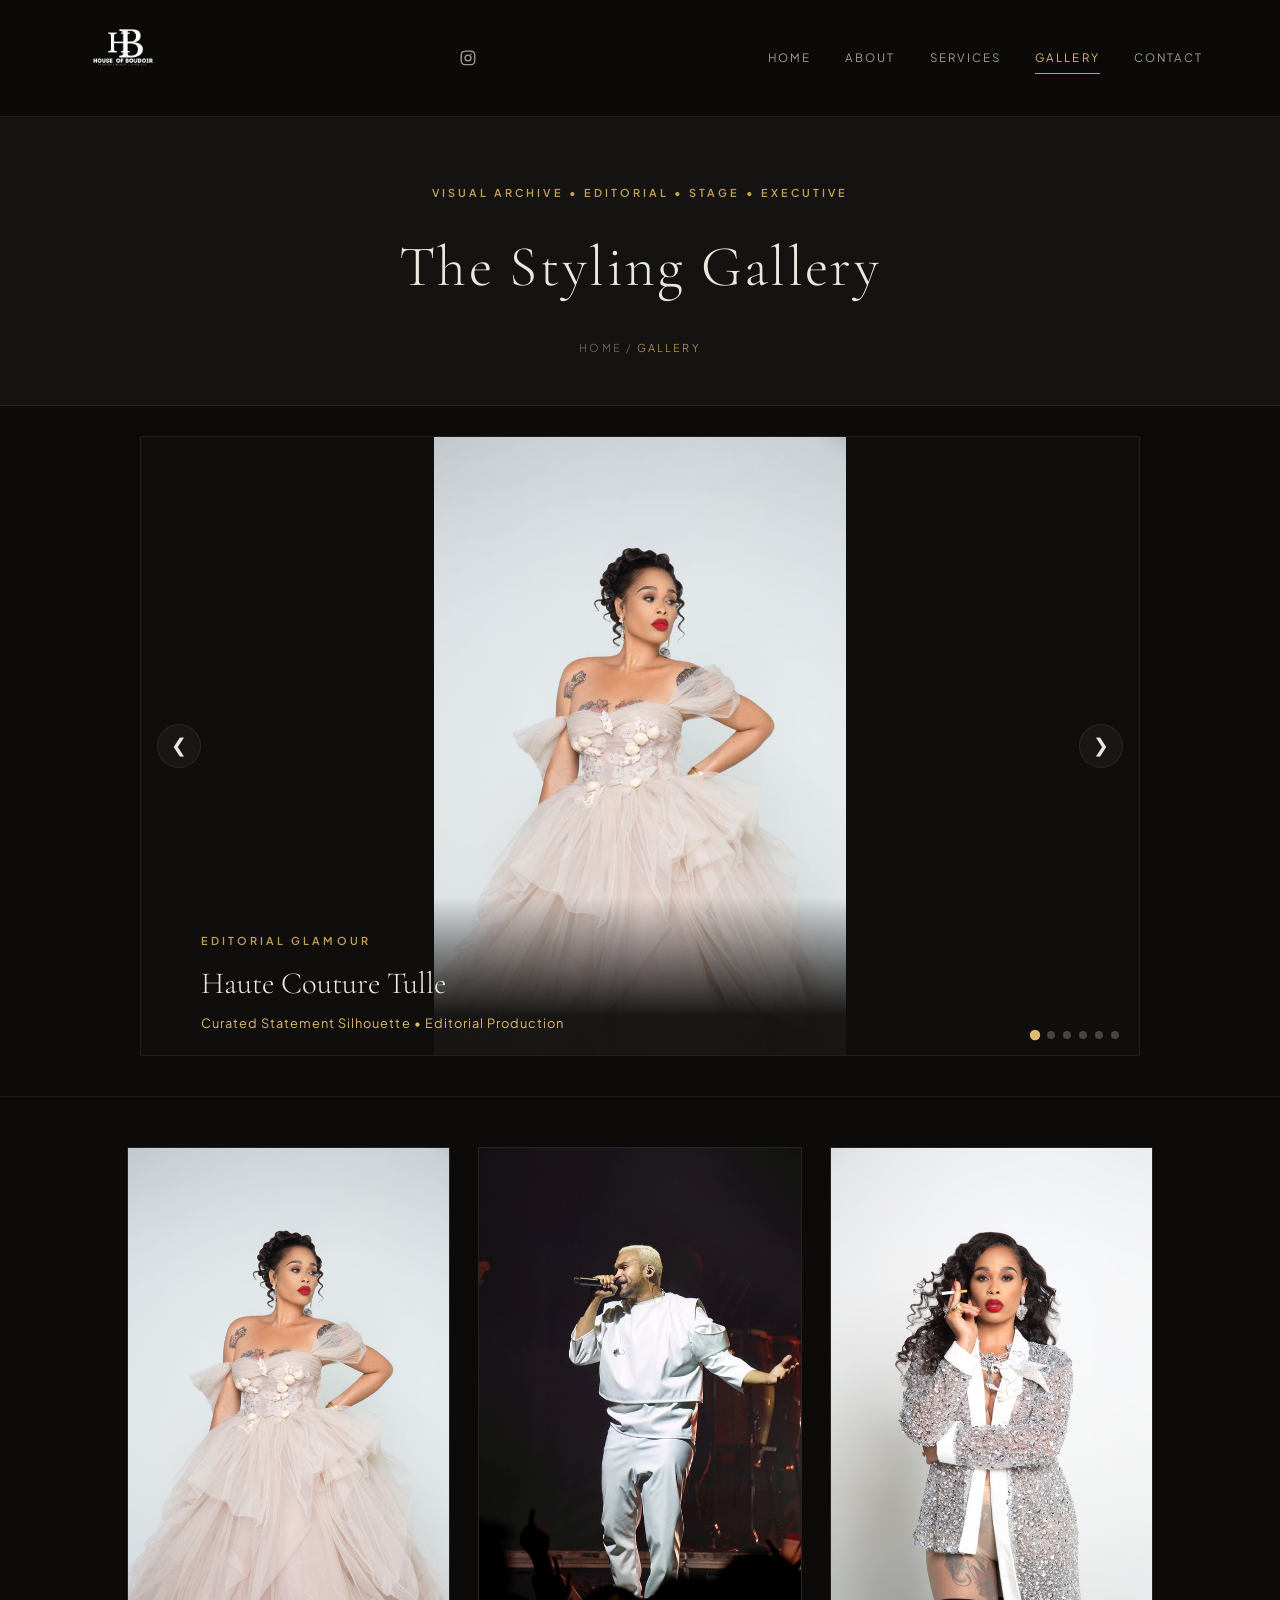
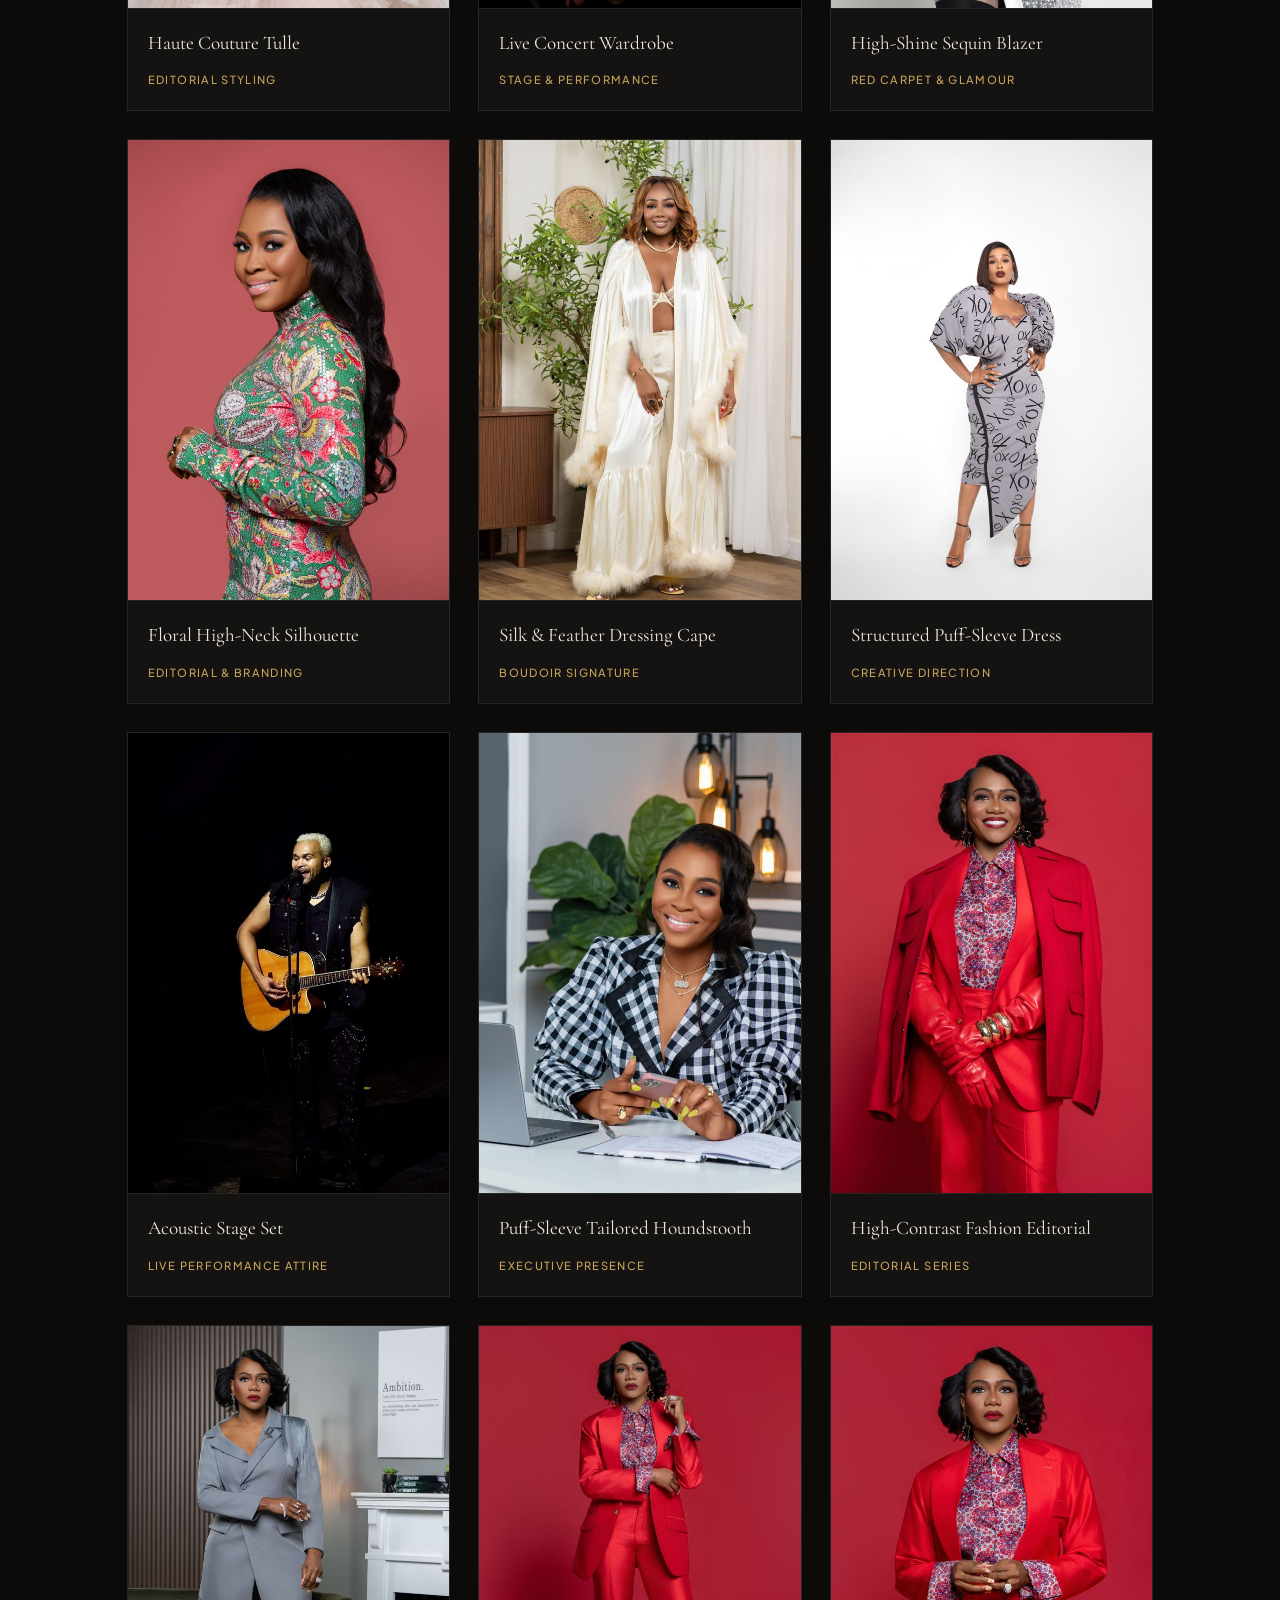
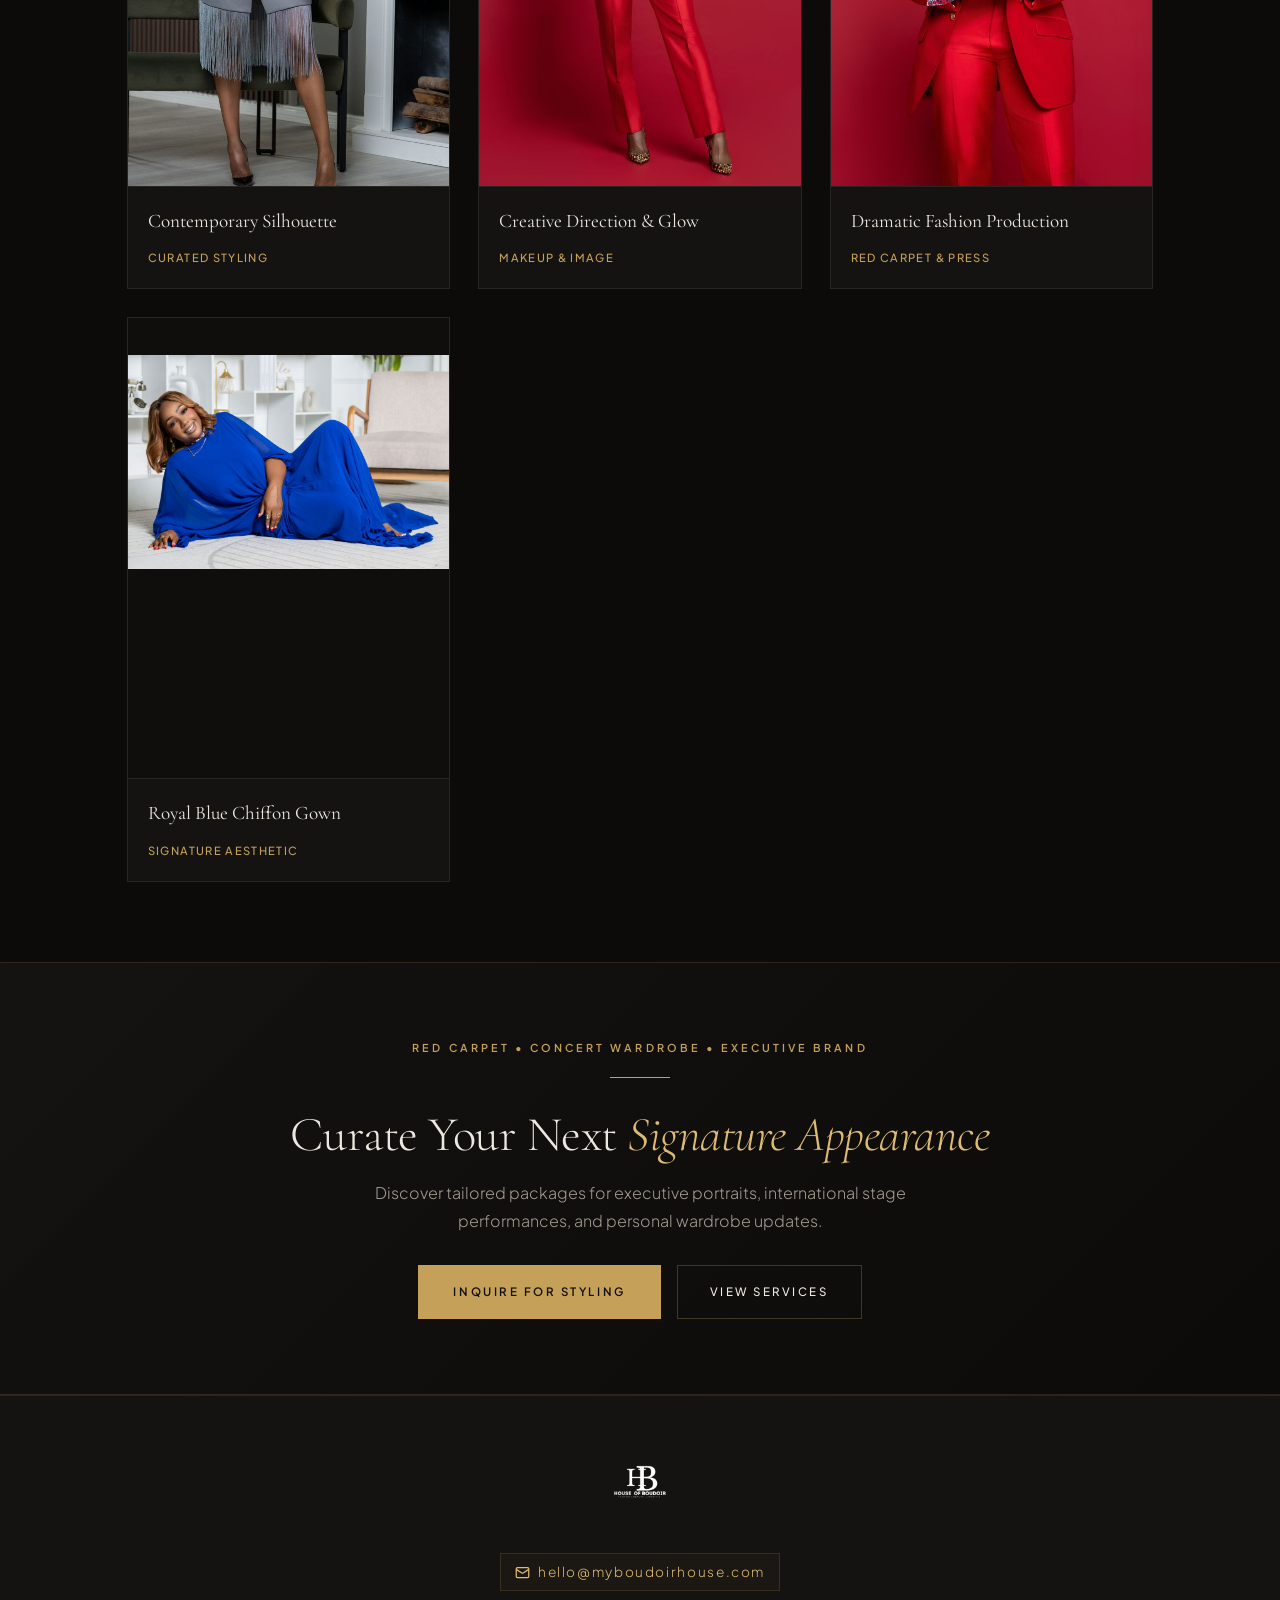
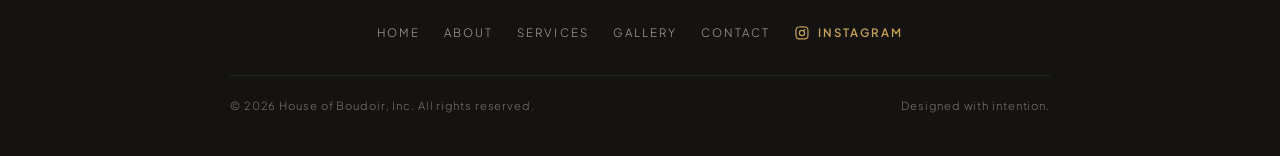
<file: gallery.html>
<!DOCTYPE html>
<html lang="en">
<head>
<meta charset="UTF-8">
<meta name="viewport" content="width=device-width, initial-scale=1.0">
<title>Gallery &amp; Portfolio — House of Boudoir</title>
<link rel="stylesheet" href="styles.css">
</head>
<body>

<header class="site-header">
  <a href="index.html" class="logo">
    <img src="images/logo.png" alt="House of Boudoir" class="site-logo-img">
  </a>

  <div class="header-right-group">
    <div class="header-icons desktop-only-icon">
      <a href="https://www.instagram.com/_houseofboudoir/" target="_blank" rel="noopener noreferrer" aria-label="House of Boudoir Instagram">
        <svg viewBox="0 0 24 24" fill="currentColor"><path d="M12 2c2.7 0 3 0 4.1.1 1.1 0 1.8.2 2.4.5.7.2 1.2.6 1.7 1.1.5.5.9 1 1.1 1.7.2.6.4 1.3.5 2.4.1 1.1.1 1.4.1 4.1s0 3-.1 4.1c0 1.1-.2 1.8-.5 2.4-.2.7-.6 1.2-1.1 1.7-.5.5-1 .9-1.7 1.1-.6.2-1.3.4-2.4.5-1.1.1-1.4.1-4.1.1s-3 0-4.1-.1c-1.1 0-1.8-.2-2.4-.5-.7-.2-1.2-.6-1.7-1.1-.5-.5-.9-1-1.1-1.7-.2-.6-.4-1.3-.5-2.4C2 15 2 14.7 2 12s0-3 .1-4.1c0-1.1.2-1.8.5-2.4.2-.7.6-1.2 1.1-1.7.5-.5 1-.9 1.7-1.1.6-.2 1.3-.4 2.4-.5C9 2 9.3 2 12 2zm0 1.8c-2.6 0-3 0-4 .1-1 0-1.5.2-1.9.3-.5.2-.8.4-1.1.7-.3.3-.6.6-.7 1.1-.1.4-.3.9-.3 1.9-.1 1-.1 1.4-.1 4s0 3 .1 4c0 1 .2 1.5.3 1.9.2.5.4.8.7 1.1.3.3.6.6 1.1.7.4.1.9.3 1.9.3 1 .1 1.4.1 4 .1s3 0 4-.1c1 0 1.5-.2 1.9-.3.5-.2.8-.4 1.1-.7.3-.3.6-.6.7-1.1.1-.4.3-.9.3-1.9.1-1 .1-1.4.1-4s0-3-.1-4c0-1-.2-1.5-.3-1.9-.2-.5-.4-.8-.7-1.1-.3-.3-.6-.6-1.1-.7-.4-.1-.9-.3-1.9-.3-1-.1-1.4-.1-4-.1zm0 3.4a4.8 4.8 0 1 1 0 9.6 4.8 4.8 0 0 1 0-9.6zm0 1.8a3 3 0 1 0 0 6 3 3 0 0 0 0-6zm5-2a1.1 1.1 0 1 1-2.2 0 1.1 1.1 0 0 1 2.2 0z"/></svg>
      </a>
    </div>
    <button class="nav-toggle" id="navToggle" aria-label="Toggle Navigation">&#9776;</button>
  </div>

  <nav class="main-nav" id="mainNav">
    <a href="index.html">Home</a>
    <a href="about.html">About</a>
    <a href="services.html">Services</a>
    <a href="gallery.html" class="active">Gallery</a>
    <a href="contact.html">Contact</a>

    <a href="https://www.instagram.com/_houseofboudoir/" target="_blank" rel="noopener noreferrer" class="mobile-nav-ig">
      <svg viewBox="0 0 24 24" fill="currentColor"><path d="M12 2c2.7 0 3 0 4.1.1 1.1 0 1.8.2 2.4.5.7.2 1.2.6 1.7 1.1.5.5.9 1 1.1 1.7.2.6.4 1.3.5 2.4.1 1.1.1 1.4.1 4.1s0 3-.1 4.1c0 1.1-.2 1.8-.5 2.4-.2.7-.6 1.2-1.1 1.7-.5.5-1 .9-1.7 1.1-.6.2-1.3.4-2.4.5-1.1.1-1.4.1-4.1.1s-3 0-4.1-.1c-1.1 0-1.8-.2-2.4-.5-.7-.2-1.2-.6-1.7-1.1-.5-.5-.9-1-1.1-1.7-.2-.6-.4-1.3-.5-2.4C2 15 2 14.7 2 12s0-3 .1-4.1c0-1.1.2-1.8.5-2.4.2-.7.6-1.2 1.1-1.7.5-.5 1-.9 1.7-1.1.6-.2 1.3-.4 2.4-.5C9 2 9.3 2 12 2zm0 1.8c-2.6 0-3 0-4 .1-1 0-1.5.2-1.9.3-.5.2-.8.4-1.1.7-.3.3-.6.6-.7 1.1-.1.4-.3.9-.3 1.9-.1 1-.1 1.4-.1 4s0 3 .1 4c0 1 .2 1.5.3 1.9.2.5.4.8.7 1.1.3.3.6.6 1.1.7.4.1.9.3 1.9.3 1 .1 1.4.1 4 .1s3 0 4-.1c1 0 1.5-.2 1.9-.3.5-.2.8-.4 1.1-.7.3-.3.6-.6.7-1.1.1-.4.3-.9.3-1.9.1-1 .1-1.4.1-4s0-3-.1-4c0-1-.2-1.5-.3-1.9-.2-.5-.4-.8-.7-1.1-.3-.3-.6-.6-1.1-.7-.4-.1-.9-.3-1.9-.3-1-.1-1.4-.1-4-.1zm0 3.4a4.8 4.8 0 1 1 0 9.6 4.8 4.8 0 0 1 0-9.6zm0 1.8a3 3 0 1 0 0 6 3 3 0 0 0 0-6zm5-2a1.1 1.1 0 1 1-2.2 0 1.1 1.1 0 0 1 2.2 0z"/></svg>
      <span>Follow @_houseofboudoir</span>
    </a>
  </nav>
</header>

<section class="section-hero-dark">
  <span class="eyebrow">Visual Archive &bull; Editorial &bull; Stage &bull; Executive</span>
  <h1>The Styling Gallery</h1>
  <span class="crumb">Home / <span class="gold">Gallery</span></span>
</section>

<!-- ================= FEATURED SLIDESHOW ================= -->
<section class="slideshow-wrapper">
  <div class="slideshow-container" id="slideshow">
    
    <div class="slide active">
      <img src="images/Pasted 2026-10-06 at 5.45.49 PM.png" alt="Editorial Tulle Gown">
      <div class="slide-caption">
        <span class="eyebrow">Editorial Glamour</span>
        <h3>Haute Couture Tulle</h3>
        <p>Curated Statement Silhouette &bull; Editorial Production</p>
      </div>
    </div>

    <div class="slide">
      <img src="images/Pasted 2026-10-06 at 5.49.40 PM.png" alt="Stage Performance Look">
      <div class="slide-caption">
        <span class="eyebrow">Stage &amp; Performance</span>
        <h3>Monochrome Concert Attire</h3>
        <p>Live Performance Styling &bull; Stage Presence</p>
      </div>
    </div>

    <div class="slide">
      <img src="images/Pasted 2026-10-06 at 6.19.25 PM.png" alt="Editorial Look">
      <div class="slide-caption">
        <span class="eyebrow">Editorial Glamour</span>
        <h3>Modern Silhouette &bull; Studio Curation</h3>
        <p>Fashion Editorial Direction &bull; Image Architecture</p>
      </div>
    </div>

    <div class="slide">
      <img src="images/Pasted 2026-10-06 at 5.46.19 PM.png" alt="Sequined Couture">
      <div class="slide-caption">
        <span class="eyebrow">High Fashion</span>
        <h3>Luminous Embellishment</h3>
        <p>Tailored Sequined Direction &bull; Red Carpet Glamour</p>
      </div>
    </div>

    <div class="slide">
      <img src="images/Pasted 2026-10-06 at 5.48.28 PM.png" alt="Silk Dressing Gown">
      <div class="slide-caption">
        <span class="eyebrow">Boudoir Signature</span>
        <h3>Silk &amp; Feather Dressing Cape</h3>
        <p>Timeless Luxury Curation &bull; Personal Wardrobe</p>
      </div>
    </div>

    <div class="slide">
      <img src="images/Pasted 2026-10-06 at 5.49.22 PM.png" alt="Executive Portrait">
      <div class="slide-caption">
        <span class="eyebrow">Executive Image</span>
        <h3>Modern Executive Branding</h3>
        <p>Tailored Professional Presence &bull; Commercial Styling</p>
      </div>
    </div>

    <button class="slider-btn prev" id="prevSlide" aria-label="Previous Slide">&#10094;</button>
    <button class="slider-btn next" id="nextSlide" aria-label="Next Slide">&#10095;</button>

    <div class="slide-indicators" id="slideDots"></div>
  </div>
</section>

<!-- ================= GALLERY GRID (ALL 13 ASSETS) ================= -->
<main class="gallery-container">
  <div class="gallery-grid" id="portfolioGrid">
    
    <div class="gallery-item">
      <div class="thumb-wrap">
        <img src="images/Pasted 2026-10-06 at 5.45.49 PM.png" alt="Editorial Look">
      </div>
      <div class="gallery-caption">
        <h4>Haute Couture Tulle</h4>
        <span>Editorial Styling</span>
      </div>
    </div>

    <div class="gallery-item">
      <div class="thumb-wrap">
        <img src="images/Pasted 2026-10-06 at 5.49.40 PM.png" alt="Concert Wardrobe">
      </div>
      <div class="gallery-caption">
        <h4>Live Concert Wardrobe</h4>
        <span>Stage &amp; Performance</span>
      </div>
    </div>

    <div class="gallery-item">
      <div class="thumb-wrap">
        <img src="images/Pasted 2026-10-06 at 5.46.19 PM.png" alt="Sequin Blazer">
      </div>
      <div class="gallery-caption">
        <h4>High-Shine Sequin Blazer</h4>
        <span>Red Carpet &amp; Glamour</span>
      </div>
    </div>

    <div class="gallery-item">
      <div class="thumb-wrap">
        <img src="images/Pasted 2026-10-06 at 5.49.13 PM.png" alt="Print High-Neck">
      </div>
      <div class="gallery-caption">
        <h4>Floral High-Neck Silhouette</h4>
        <span>Editorial &amp; Branding</span>
      </div>
    </div>

    <div class="gallery-item">
      <div class="thumb-wrap">
        <img src="images/Pasted 2026-10-06 at 5.48.28 PM.png" alt="Feather Silk Robe">
      </div>
      <div class="gallery-caption">
        <h4>Silk &amp; Feather Dressing Cape</h4>
        <span>Boudoir Signature</span>
      </div>
    </div>

    <div class="gallery-item">
      <div class="thumb-wrap">
        <img src="images/Pasted 2026-10-06 at 5.46.31 PM.png" alt="Graffiti Puff Sleeve Dress">
      </div>
      <div class="gallery-caption">
        <h4>Structured Puff-Sleeve Dress</h4>
        <span>Creative Direction</span>
      </div>
    </div>

    <div class="gallery-item">
      <div class="thumb-wrap">
        <img src="images/Pasted 2026-10-06 at 5.47.02 PM.png" alt="Acoustic Stage Set">
      </div>
      <div class="gallery-caption">
        <h4>Acoustic Stage Set</h4>
        <span>Live Performance Attire</span>
      </div>
    </div>

    <div class="gallery-item">
      <div class="thumb-wrap">
        <img src="images/Pasted 2026-10-06 at 5.49.22 PM.png" alt="Executive Look">
      </div>
      <div class="gallery-caption">
        <h4>Puff-Sleeve Tailored Houndstooth</h4>
        <span>Executive Presence</span>
      </div>
    </div>

    <div class="gallery-item">
      <div class="thumb-wrap">
        <img src="images/Pasted 2026-10-06 at 6.19.13 PM.png" alt="Editorial Look">
      </div>
      <div class="gallery-caption">
        <h4>High-Contrast Fashion Editorial</h4>
        <span>Editorial Series</span>
      </div>
    </div>

    <div class="gallery-item">
      <div class="thumb-wrap">
        <img src="images/Pasted 2026-10-06 at 6.19.25 PM.png" alt="Contemporary Silhouette">
      </div>
      <div class="gallery-caption">
        <h4>Contemporary Silhouette</h4>
        <span>Curated Styling</span>
      </div>
    </div>

    <div class="gallery-item">
      <div class="thumb-wrap">
        <img src="images/Pasted 2026-10-06 at 6.19.37 PM.png" alt="Studio Editorial">
      </div>
      <div class="gallery-caption">
        <h4>Creative Direction &amp; Glow</h4>
        <span>Makeup &amp; Image</span>
      </div>
    </div>

    <div class="gallery-item">
      <div class="thumb-wrap">
        <img src="images/Pasted 2026-10-06 at 6.19.47 PM.png" alt="Editorial Fashion">
      </div>
      <div class="gallery-caption">
        <h4>Dramatic Fashion Production</h4>
        <span>Red Carpet &amp; Press</span>
      </div>
    </div>

    <div class="gallery-item" data-fit="contain">
      <div class="thumb-wrap">
        <img src="images/Pasted 2026-10-06 at 5.48.18 PM.png" alt="Royal Blue Gown">
      </div>
      <div class="gallery-caption">
        <h4>Royal Blue Chiffon Gown</h4>
        <span>Signature Aesthetic</span>
      </div>
    </div>

  </div>
</main>

<section class="editorial-cta-banner">
  <div class="editorial-cta-wrap">
    <span class="eyebrow">Red Carpet &bull; Concert Wardrobe &bull; Executive Brand</span>
    <div class="cta-rule"></div>
    <h3>Curate Your Next <span class="accent-gold">Signature Appearance</span></h3>
    <p>Discover tailored packages for executive portraits, international stage performances, and personal wardrobe updates.</p>
    <div class="cta-actions">
      <a href="contact.html" class="btn-gold">Inquire For Styling</a>
      <a href="services.html" class="btn-outline">View Services</a>
    </div>
  </div>
</section>

<footer class="site-footer-condensed">
  <div class="footer-condensed-wrap">
    <a href="index.html" class="logo">
      <img src="images/logo.png" alt="House of Boudoir" class="footer-logo-img">
    </a>

    <a href="mailto:hello@myboudoirhouse.com" class="footer-email-link">
      <svg width="15" height="15" viewBox="0 0 24 24" fill="none" stroke="currentColor" stroke-width="2"><rect width="20" height="16" x="2" y="4" rx="2"/><path d="m22 7-8.97 5.7a1.94 1.94 0 0 1-2.06 0L2 7"/></svg>
      <span>hello@myboudoirhouse.com</span>
    </a>

    <div class="footer-nav-strip">
      <a href="index.html">Home</a>
      <a href="about.html">About</a>
      <a href="services.html">Services</a>
      <a href="gallery.html">Gallery</a>
      <a href="contact.html">Contact</a>
      <a href="https://www.instagram.com/_houseofboudoir/" target="_blank" rel="noopener noreferrer" class="footer-ig-link">
        <svg viewBox="0 0 24 24" fill="currentColor"><path d="M12 2c2.7 0 3 0 4.1.1 1.1 0 1.8.2 2.4.5.7.2 1.2.6 1.7 1.1.5.5.9 1 1.1 1.7.2.6.4 1.3.5 2.4.1 1.1.1 1.4.1 4.1s0 3-.1 4.1c0 1.1-.2 1.8-.5 2.4-.2.7-.6 1.2-1.1 1.7-.5.5-1 .9-1.7 1.1-.6.2-1.3.4-2.4.5-1.1.1-1.4.1-4.1.1s-3 0-4.1-.1c-1.1 0-1.8-.2-2.4-.5-.7-.2-1.2-.6-1.7-1.1-.5-.5-.9-1-1.1-1.7-.2-.6-.4-1.3-.5-2.4C2 15 2 14.7 2 12s0-3 .1-4.1c0-1.1.2-1.8.5-2.4.2-.7.6-1.2 1.1-1.7.5-.5 1-.9 1.7-1.1.6-.2 1.3-.4 2.4-.5C9 2 9.3 2 12 2zm0 1.8c-2.6 0-3 0-4 .1-1 0-1.5.2-1.9.3-.5.2-.8.4-1.1.7-.3.3-.6.6-.7 1.1-.1.4-.3.9-.3 1.9-.1 1-.1 1.4-.1 4s0 3 .1 4c0 1 .2 1.5.3 1.9.2.5.4.8.7 1.1.3.3.6.6 1.1.7.4.1.9.3 1.9.3 1 .1 1.4.1 4 .1s3 0 4-.1c1 0 1.5-.2 1.9-.3.5-.2.8-.4 1.1-.7.3-.3.6-.6.7-1.1.1-.4.3-.9.3-1.9.1-1 .1-1.4.1-4s0-3-.1-4c0-1-.2-1.5-.3-1.9-.2-.5-.4-.8-.7-1.1-.3-.3-.6-.6-1.1-.7-.4-.1-.9-.3-1.9-.3-1-.1-1.4-.1-4-.1zm0 3.4a4.8 4.8 0 1 1 0 9.6 4.8 4.8 0 0 1 0-9.6zm0 1.8a3 3 0 1 0 0 6 3 3 0 0 0 0-6zm5-2a1.1 1.1 0 1 1-2.2 0 1.1 1.1 0 0 1 2.2 0z"/></svg>
        <span>Instagram</span>
      </a>
    </div>

    <div class="footer-bottom-condensed">
      <span>&copy; 2026 House of Boudoir, Inc. All rights reserved.</span>
      <span>Designed with intention.</span>
    </div>
  </div>
</footer>

<script>
const navToggle = document.getElementById('navToggle');
const mainNav = document.getElementById('mainNav');

navToggle.addEventListener('click', function(e) {
  e.stopPropagation();
  mainNav.classList.toggle('open');
});

document.addEventListener('click', function(e) {
  if (!mainNav.contains(e.target) && !navToggle.contains(e.target)) {
    mainNav.classList.remove('open');
  }
});

const slides = document.querySelectorAll('.slide');
const dotsContainer = document.getElementById('slideDots');
let currentSlide = 0;
let slideInterval;

slides.forEach((_, idx) => {
  const dot = document.createElement('span');
  dot.classList.add('dot');
  if (idx === 0) dot.classList.add('active');
  dot.addEventListener('click', () => goToSlide(idx));
  dotsContainer.appendChild(dot);
});
const dots = document.querySelectorAll('.dot');

function showSlide(index) {
  slides.forEach((s) => s.classList.remove('active'));
  dots.forEach((d) => d.classList.remove('active'));

  currentSlide = (index + slides.length) % slides.length;
  slides[currentSlide].classList.add('active');
  dots[currentSlide].classList.add('active');
}

function nextSlide() { showSlide(currentSlide + 1); }
function prevSlide() { showSlide(currentSlide - 1); }
function goToSlide(idx) { showSlide(idx); }

document.getElementById('nextSlide').addEventListener('click', () => { nextSlide(); resetTimer(); });
document.getElementById('prevSlide').addEventListener('click', () => { prevSlide(); resetTimer(); });

function startTimer() { slideInterval = setInterval(nextSlide, 5000); }
function resetTimer() { clearInterval(slideInterval); startTimer(); }

startTimer();

const slideshowEl = document.getElementById('slideshow');
slideshowEl.addEventListener('mouseenter', () => clearInterval(slideInterval));
slideshowEl.addEventListener('mouseleave', () => startTimer());
</script>
</body>
</html>
</file>
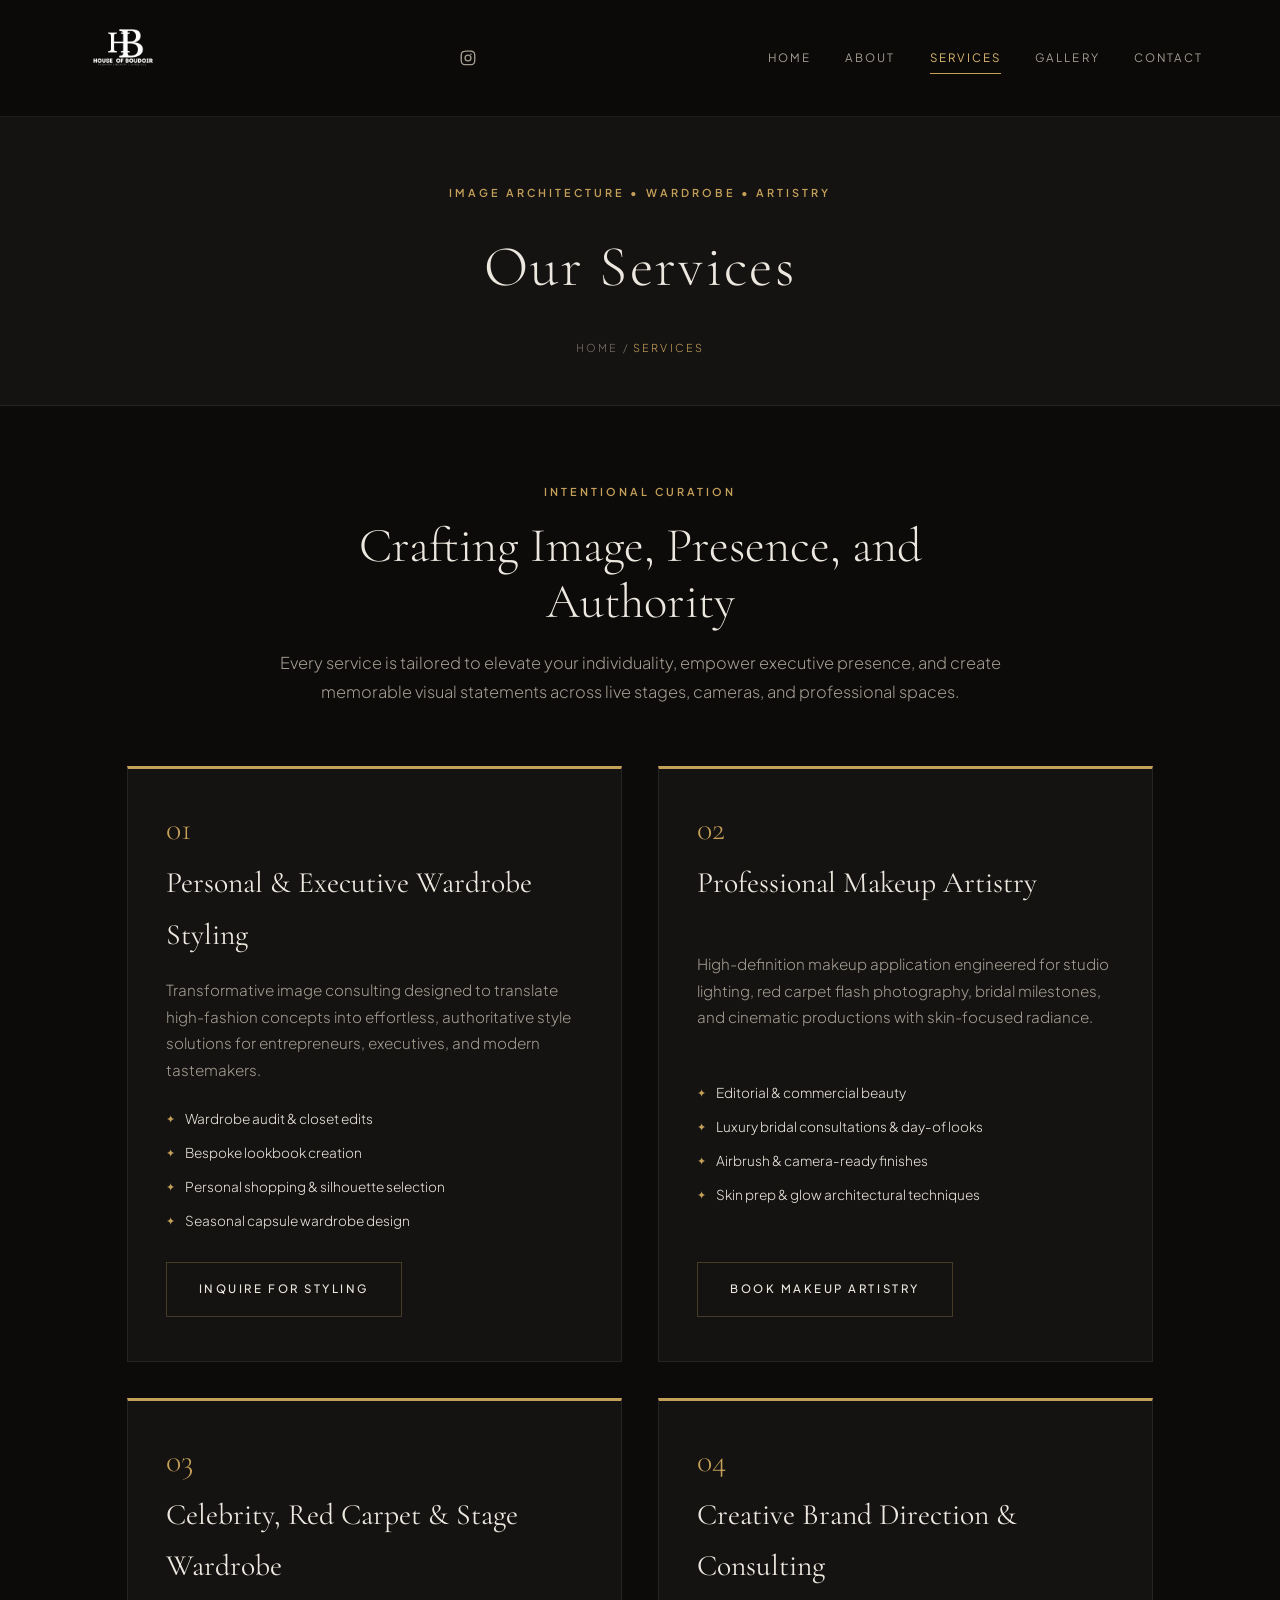
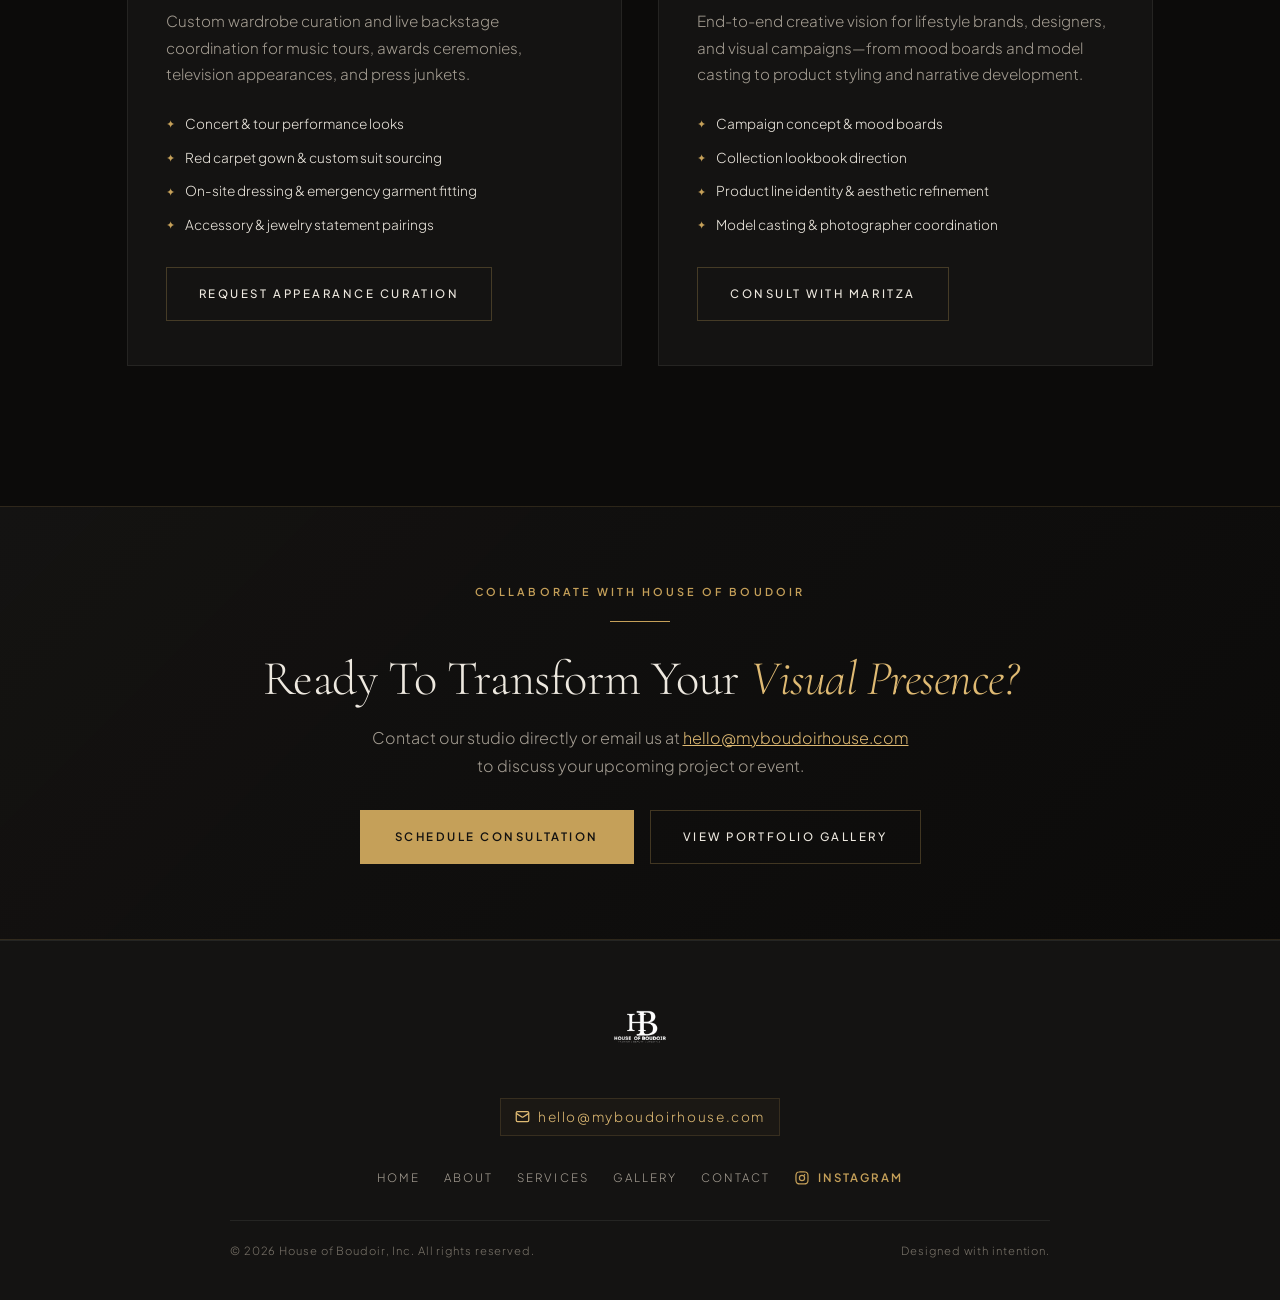
<file: services.html>
<!DOCTYPE html>
<html lang="en">
<head>
<meta charset="UTF-8">
<meta name="viewport" content="width=device-width, initial-scale=1.0">
<title>Services — House of Boudoir</title>
<link rel="stylesheet" href="styles.css">
</head>
<body>

<header class="site-header">
  <a href="index.html" class="logo">
    <img src="images/logo.png" alt="House of Boudoir" class="site-logo-img">
  </a>

  <div class="header-right-group">
    <div class="header-icons desktop-only-icon">
      <a href="https://www.instagram.com/_houseofboudoir/" target="_blank" rel="noopener noreferrer" aria-label="House of Boudoir Instagram">
        <svg viewBox="0 0 24 24" fill="currentColor"><path d="M12 2c2.7 0 3 0 4.1.1 1.1 0 1.8.2 2.4.5.7.2 1.2.6 1.7 1.1.5.5.9 1 1.1 1.7.2.6.4 1.3.5 2.4.1 1.1.1 1.4.1 4.1s0 3-.1 4.1c0 1.1-.2 1.8-.5 2.4-.2.7-.6 1.2-1.1 1.7-.5.5-1 .9-1.7 1.1-.6.2-1.3.4-2.4.5-1.1.1-1.4.1-4.1.1s-3 0-4.1-.1c-1.1 0-1.8-.2-2.4-.5-.7-.2-1.2-.6-1.7-1.1-.5-.5-.9-1-1.1-1.7-.2-.6-.4-1.3-.5-2.4C2 15 2 14.7 2 12s0-3 .1-4.1c0-1.1.2-1.8.5-2.4.2-.7.6-1.2 1.1-1.7.5-.5 1-.9 1.7-1.1.6-.2 1.3-.4 2.4-.5C9 2 9.3 2 12 2zm0 1.8c-2.6 0-3 0-4 .1-1 0-1.5.2-1.9.3-.5.2-.8.4-1.1.7-.3.3-.6.6-.7 1.1-.1.4-.3.9-.3 1.9-.1 1-.1 1.4-.1 4s0 3 .1 4c0 1 .2 1.5.3 1.9.2.5.4.8.7 1.1.3.3.6.6 1.1.7.4.1.9.3 1.9.3 1 .1 1.4.1 4 .1s3 0 4-.1c1 0 1.5-.2 1.9-.3.5-.2.8-.4 1.1-.7.3-.3.6-.6.7-1.1.1-.4.3-.9.3-1.9.1-1 .1-1.4.1-4s0-3-.1-4c0-1-.2-1.5-.3-1.9-.2-.5-.4-.8-.7-1.1-.3-.3-.6-.6-1.1-.7-.4-.1-.9-.3-1.9-.3-1-.1-1.4-.1-4-.1zm0 3.4a4.8 4.8 0 1 1 0 9.6 4.8 4.8 0 0 1 0-9.6zm0 1.8a3 3 0 1 0 0 6 3 3 0 0 0 0-6zm5-2a1.1 1.1 0 1 1-2.2 0 1.1 1.1 0 0 1 2.2 0z"/></svg>
      </a>
    </div>
    <button class="nav-toggle" id="navToggle" aria-label="Toggle Navigation">&#9776;</button>
  </div>

  <nav class="main-nav" id="mainNav">
    <a href="index.html">Home</a>
    <a href="about.html">About</a>
    <a href="services.html" class="active">Services</a>
    <a href="gallery.html">Gallery</a>
    <a href="contact.html">Contact</a>

    <a href="https://www.instagram.com/_houseofboudoir/" target="_blank" rel="noopener noreferrer" class="mobile-nav-ig">
      <svg viewBox="0 0 24 24" fill="currentColor"><path d="M12 2c2.7 0 3 0 4.1.1 1.1 0 1.8.2 2.4.5.7.2 1.2.6 1.7 1.1.5.5.9 1 1.1 1.7.2.6.4 1.3.5 2.4.1 1.1.1 1.4.1 4.1s0 3-.1 4.1c0 1.1-.2 1.8-.5 2.4-.2.7-.6 1.2-1.1 1.7-.5.5-1 .9-1.7 1.1-.6.2-1.3.4-2.4.5-1.1.1-1.4.1-4.1.1s-3 0-4.1-.1c-1.1 0-1.8-.2-2.4-.5-.7-.2-1.2-.6-1.7-1.1-.5-.5-.9-1-1.1-1.7-.2-.6-.4-1.3-.5-2.4C2 15 2 14.7 2 12s0-3 .1-4.1c0-1.1.2-1.8.5-2.4.2-.7.6-1.2 1.1-1.7.5-.5 1-.9 1.7-1.1.6-.2 1.3-.4 2.4-.5C9 2 9.3 2 12 2zm0 1.8c-2.6 0-3 0-4 .1-1 0-1.5.2-1.9.3-.5.2-.8.4-1.1.7-.3.3-.6.6-.7 1.1-.1.4-.3.9-.3 1.9-.1 1-.1 1.4-.1 4s0 3 .1 4c0 1 .2 1.5.3 1.9.2.5.4.8.7 1.1.3.3.6.6 1.1.7.4.1.9.3 1.9.3 1 .1 1.4.1 4 .1s3 0 4-.1c1 0 1.5-.2 1.9-.3.5-.2.8-.4 1.1-.7.3-.3.6-.6.7-1.1.1-.4.3-.9.3-1.9.1-1 .1-1.4.1-4s0-3-.1-4c0-1-.2-1.5-.3-1.9-.2-.5-.4-.8-.7-1.1-.3-.3-.6-.6-1.1-.7-.4-.1-.9-.3-1.9-.3-1-.1-1.4-.1-4-.1zm0 3.4a4.8 4.8 0 1 1 0 9.6 4.8 4.8 0 0 1 0-9.6zm0 1.8a3 3 0 1 0 0 6 3 3 0 0 0 0-6zm5-2a1.1 1.1 0 1 1-2.2 0 1.1 1.1 0 0 1 2.2 0z"/></svg>
      <span>Follow @_houseofboudoir</span>
    </a>
  </nav>
</header>

<section class="section-hero-dark">
  <span class="eyebrow">Image Architecture &bull; Wardrobe &bull; Artistry</span>
  <h1>Our Services</h1>
  <span class="crumb">Home / <span class="gold">Services</span></span>
</section>

<main class="services-container">
  <div class="services-intro">
    <span class="eyebrow">Intentional Curation</span>
    <h2>Crafting Image, Presence, and Authority</h2>
    <p>Every service is tailored to elevate your individuality, empower executive presence, and create memorable visual statements across live stages, cameras, and professional spaces.</p>
  </div>

  <div class="services-grid">
    <!-- Service 1 -->
    <div class="service-card">
      <div class="service-card-header">
        <span class="service-num">01</span>
        <h3>Personal &amp; Executive Wardrobe Styling</h3>
      </div>
      <p>Transformative image consulting designed to translate high-fashion concepts into effortless, authoritative style solutions for entrepreneurs, executives, and modern tastemakers.</p>
      <ul class="service-deliverables">
        <li>Wardrobe audit &amp; closet edits</li>
        <li>Bespoke lookbook creation</li>
        <li>Personal shopping &amp; silhouette selection</li>
        <li>Seasonal capsule wardrobe design</li>
      </ul>
      <a href="contact.html" class="btn-outline">Inquire for Styling</a>
    </div>

    <!-- Service 2 -->
    <div class="service-card">
      <div class="service-card-header">
        <span class="service-num">02</span>
        <h3>Professional Makeup Artistry</h3>
      </div>
      <p>High-definition makeup application engineered for studio lighting, red carpet flash photography, bridal milestones, and cinematic productions with skin-focused radiance.</p>
      <ul class="service-deliverables">
        <li>Editorial &amp; commercial beauty</li>
        <li>Luxury bridal consultations &amp; day-of looks</li>
        <li>Airbrush &amp; camera-ready finishes</li>
        <li>Skin prep &amp; glow architectural techniques</li>
      </ul>
      <a href="contact.html" class="btn-outline">Book Makeup Artistry</a>
    </div>

    <!-- Service 3 -->
    <div class="service-card">
      <div class="service-card-header">
        <span class="service-num">03</span>
        <h3>Celebrity, Red Carpet &amp; Stage Wardrobe</h3>
      </div>
      <p>Custom wardrobe curation and live backstage coordination for music tours, awards ceremonies, television appearances, and press junkets.</p>
      <ul class="service-deliverables">
        <li>Concert &amp; tour performance looks</li>
        <li>Red carpet gown &amp; custom suit sourcing</li>
        <li>On-site dressing &amp; emergency garment fitting</li>
        <li>Accessory &amp; jewelry statement pairings</li>
      </ul>
      <a href="contact.html" class="btn-outline">Request Appearance Curation</a>
    </div>

    <!-- Service 4 -->
    <div class="service-card">
      <div class="service-card-header">
        <span class="service-num">04</span>
        <h3>Creative Brand Direction &amp; Consulting</h3>
      </div>
      <p>End-to-end creative vision for lifestyle brands, designers, and visual campaigns—from mood boards and model casting to product styling and narrative development.</p>
      <ul class="service-deliverables">
        <li>Campaign concept &amp; mood boards</li>
        <li>Collection lookbook direction</li>
        <li>Product line identity &amp; aesthetic refinement</li>
        <li>Model casting &amp; photographer coordination</li>
      </ul>
      <a href="contact.html" class="btn-outline">Consult With Maritza</a>
    </div>
  </div>
</main>

<section class="editorial-cta-banner">
  <div class="editorial-cta-wrap">
    <span class="eyebrow">Collaborate With House of Boudoir</span>
    <div class="cta-rule"></div>
    <h3>Ready To Transform Your <span class="accent-gold">Visual Presence?</span></h3>
    <p>Contact our studio directly or email us at <a href="mailto:hello@myboudoirhouse.com" style="color:var(--gold-light); text-decoration:underline;">hello@myboudoirhouse.com</a> to discuss your upcoming project or event.</p>
    <div class="cta-actions">
      <a href="contact.html" class="btn-gold">Schedule Consultation</a>
      <a href="gallery.html" class="btn-outline">View Portfolio Gallery</a>
    </div>
  </div>
</section>

<footer class="site-footer-condensed">
  <div class="footer-condensed-wrap">
    <a href="index.html" class="logo">
      <img src="images/logo.png" alt="House of Boudoir" class="footer-logo-img">
    </a>

    <a href="mailto:hello@myboudoirhouse.com" class="footer-email-link">
      <svg width="15" height="15" viewBox="0 0 24 24" fill="none" stroke="currentColor" stroke-width="2"><rect width="20" height="16" x="2" y="4" rx="2"/><path d="m22 7-8.97 5.7a1.94 1.94 0 0 1-2.06 0L2 7"/></svg>
      <span>hello@myboudoirhouse.com</span>
    </a>

    <div class="footer-nav-strip">
      <a href="index.html">Home</a>
      <a href="about.html">About</a>
      <a href="services.html">Services</a>
      <a href="gallery.html">Gallery</a>
      <a href="contact.html">Contact</a>
      <a href="https://www.instagram.com/_houseofboudoir/" target="_blank" rel="noopener noreferrer" class="footer-ig-link">
        <svg viewBox="0 0 24 24" fill="currentColor"><path d="M12 2c2.7 0 3 0 4.1.1 1.1 0 1.8.2 2.4.5.7.2 1.2.6 1.7 1.1.5.5.9 1 1.1 1.7.2.6.4 1.3.5 2.4.1 1.1.1 1.4.1 4.1s0 3-.1 4.1c0 1.1-.2 1.8-.5 2.4-.2.7-.6 1.2-1.1 1.7-.5.5-1 .9-1.7 1.1-.6.2-1.3.4-2.4.5-1.1.1-1.4.1-4.1.1s-3 0-4.1-.1c-1.1 0-1.8-.2-2.4-.5-.7-.2-1.2-.6-1.7-1.1-.5-.5-.9-1-1.1-1.7-.2-.6-.4-1.3-.5-2.4C2 15 2 14.7 2 12s0-3 .1-4.1c0-1.1.2-1.8.5-2.4.2-.7.6-1.2 1.1-1.7.5-.5 1-.9 1.7-1.1.6-.2 1.3-.4 2.4-.5C9 2 9.3 2 12 2zm0 1.8c-2.6 0-3 0-4 .1-1 0-1.5.2-1.9.3-.5.2-.8.4-1.1.7-.3.3-.6.6-.7 1.1-.1.4-.3.9-.3 1.9-.1 1-.1 1.4-.1 4s0 3 .1 4c0 1 .2 1.5.3 1.9.2.5.4.8.7 1.1.3.3.6.6 1.1.7.4.1.9.3 1.9.3 1 .1 1.4.1 4 .1s3 0 4-.1c1 0 1.5-.2 1.9-.3.5-.2.8-.4 1.1-.7.3-.3.6-.6.7-1.1.1-.4.3-.9.3-1.9.1-1 .1-1.4.1-4s0-3-.1-4c0-1-.2-1.5-.3-1.9-.2-.5-.4-.8-.7-1.1-.3-.3-.6-.6-1.1-.7-.4-.1-.9-.3-1.9-.3-1-.1-1.4-.1-4-.1zm0 3.4a4.8 4.8 0 1 1 0 9.6 4.8 4.8 0 0 1 0-9.6zm0 1.8a3 3 0 1 0 0 6 3 3 0 0 0 0-6zm5-2a1.1 1.1 0 1 1-2.2 0 1.1 1.1 0 0 1 2.2 0z"/></svg>
        <span>Instagram</span>
      </a>
    </div>

    <div class="footer-bottom-condensed">
      <span>&copy; 2026 House of Boudoir, Inc. All rights reserved.</span>
      <span>Designed with intention.</span>
    </div>
  </div>
</footer>

<script>
const navToggle = document.getElementById('navToggle');
const mainNav = document.getElementById('mainNav');

navToggle.addEventListener('click', function(e) {
  e.stopPropagation();
  mainNav.classList.toggle('open');
});

document.addEventListener('click', function(e) {
  if (!mainNav.contains(e.target) && !navToggle.contains(e.target)) {
    mainNav.classList.remove('open');
  }
});
</script>
</body>
</html>
</file>
<file: styles.css>
@import url('https://fonts.googleapis.com/css2?family=Cormorant+Garamond:ital,wght@0,300;0,400;0,500;0,600;0,700;1,400;1,600&family=Plus+Jakarta+Sans:wght@300;400;500;600;700&display=swap');

:root {
  --bg-main: #0c0b0a;
  --bg-surface: #141312;
  --bg-elevated: #1c1a18;
  --bg-contrast: #181615;

  --gold: #c5a059;
  --gold-light: #dfba73;
  --gold-dim: rgba(197, 160, 89, 0.28);
  --gold-hairline: rgba(197, 160, 89, 0.16);

  --text-main: #ede8df;
  --text-muted: #a39c91;
  --text-dim: #787268;

  --border-subtle: rgba(237, 232, 223, 0.08);
}

* { 
  box-sizing: border-box; 
  margin: 0;
  padding: 0;
}

html { 
  scroll-behavior: smooth; 
  overflow-x: hidden;
}

body {
  background: var(--bg-main);
  color: var(--text-main);
  font-family: 'Plus Jakarta Sans', -apple-system, sans-serif;
  font-weight: 300;
  line-height: 1.75;
  -webkit-font-smoothing: antialiased;
  overflow-x: hidden;
  width: 100%;
}

a { text-decoration: none; color: inherit; }
img { display: block; max-width: 100%; height: auto; }

.eyebrow {
  font-family: 'Plus Jakarta Sans', sans-serif;
  font-size: 0.68rem;
  letter-spacing: 0.28em;
  text-transform: uppercase;
  color: var(--gold);
  font-weight: 600;
  display: inline-block;
}

/* ---------- Header & Navigation ---------- */
header.site-header {
  background: rgba(12, 11, 10, 0.96);
  backdrop-filter: blur(14px);
  -webkit-backdrop-filter: blur(14px);
  color: var(--text-main);
  padding: 12px 6%;
  display: flex;
  align-items: center;
  justify-content: space-between;
  position: sticky;
  top: 0;
  z-index: 1000;
  border-bottom: 1px solid var(--border-subtle);
  width: 100%;
}

.logo {
  display: inline-flex;
  align-items: center;
  text-decoration: none;
  flex-shrink: 0;
}

.site-logo-img {
  height: 92px;
  width: auto;
  max-width: 290px;
  object-fit: cover;
  object-position: top center;
  display: block;
  transition: opacity 0.2s ease, transform 0.2s ease;
}

.site-logo-img:hover {
  opacity: 0.92;
  transform: scale(1.02);
}

.header-right-group {
  display: flex;
  align-items: center;
  gap: 18px;
}

nav.main-nav {
  display: flex;
  gap: 34px;
}

nav.main-nav a {
  font-family: 'Plus Jakarta Sans', sans-serif;
  font-size: 0.72rem;
  letter-spacing: 0.18em;
  text-transform: uppercase;
  color: var(--text-muted);
  font-weight: 400;
  transition: color 0.25s ease;
  position: relative;
  padding: 6px 0;
}

nav.main-nav a:hover,
nav.main-nav a.active {
  color: var(--gold-light);
}

nav.main-nav a.active::after {
  content: '';
  position: absolute;
  left: 0;
  right: 0;
  bottom: 0;
  height: 1px;
  background: var(--gold);
}

.header-icons {
  display: flex;
  align-items: center;
  color: var(--text-muted);
}

.header-icons a {
  display: flex;
  align-items: center;
  justify-content: center;
  transition: color 0.2s ease;
}

.header-icons a:hover {
  color: var(--gold-light);
}

.header-icons svg { 
  width: 18px; 
  height: 18px; 
}

.nav-toggle {
  display: none;
  background: var(--bg-surface);
  border: 1px solid var(--gold-dim);
  color: var(--gold-light);
  font-size: 1.8rem;
  width: 50px;
  height: 50px;
  border-radius: 4px;
  cursor: pointer;
  line-height: 1;
  padding: 0;
  align-items: center;
  justify-content: center;
  transition: all 0.25s ease;
}

.nav-toggle:hover,
.nav-toggle:active {
  border-color: var(--gold);
  background: rgba(197, 160, 89, 0.12);
  color: #fff;
}

.mobile-nav-ig {
  display: none;
}

@media (max-width: 980px) {
  header.site-header {
    padding: 12px 5%;
  }

  .site-logo-img {
    height: 88px;
    max-width: 250px;
  }

  .desktop-only-icon {
    display: none;
  }

  .nav-toggle {
    display: flex;
  }

  nav.main-nav {
    position: fixed;
    top: 110px;
    left: 0;
    right: 0;
    background: rgba(18, 17, 16, 0.98);
    backdrop-filter: blur(18px);
    -webkit-backdrop-filter: blur(18px);
    flex-direction: column;
    padding: 24px 7% 32px;
    gap: 14px;
    border-bottom: 1px solid var(--border-subtle);
    box-shadow: 0 16px 36px rgba(0, 0, 0, 0.85);
    display: none;
    z-index: 999;
  }

  nav.main-nav.open {
    display: flex;
  }

  nav.main-nav a {
    font-size: 0.92rem;
    padding: 10px 0;
    border-bottom: 1px solid rgba(237, 232, 223, 0.05);
  }

  .mobile-nav-ig {
    display: flex !important;
    align-items: center;
    gap: 12px;
    margin-top: 10px;
    padding: 14px 18px !important;
    background: var(--bg-elevated);
    border: 1px solid var(--gold-dim) !important;
    color: var(--gold-light) !important;
    font-size: 0.78rem !important;
    letter-spacing: 0.14em;
    text-transform: uppercase;
    font-weight: 600;
  }

  .mobile-nav-ig svg {
    width: 20px;
    height: 20px;
    color: var(--gold);
    flex-shrink: 0;
  }
}

/* ---------- Hero ---------- */
.hero {
  background: var(--bg-main);
  display: grid;
  grid-template-columns: 1.05fr 1fr;
  min-height: 720px;
  border-bottom: 1px solid var(--border-subtle);
  position: relative;
  align-items: center;
  width: 100%;
}

.hero-image {
  background-size: contain;
  background-repeat: no-repeat;
  background-position: center center;
  position: relative;
  height: 100%;
  min-height: 600px;
  margin: 30px 0 30px 4%;
  background-color: var(--bg-main);
}

.hero-image::after {
  content: '';
  position: absolute;
  inset: 0;
  pointer-events: none;
  background: linear-gradient(90deg, transparent 75%, var(--bg-main) 100%);
}

.hero-copy {
  padding: 80px 8% 80px 6%;
  display: flex;
  flex-direction: column;
  justify-content: center;
}

.hero-copy .eyebrow { margin-bottom: 22px; }

.hero-copy h1 {
  font-family: 'Cormorant Garamond', Georgia, serif;
  font-size: clamp(2.3rem, 4.4vw, 4.2rem);
  font-weight: 300;
  line-height: 1.1;
  margin: 0 0 24px;
  color: var(--text-main);
  letter-spacing: -0.01em;
}

.hero-copy h1 .accent {
  color: var(--gold-light);
  font-style: italic;
  font-weight: 400;
  display: block;
}

.hero-copy p {
  font-size: clamp(0.95rem, 1.2vw, 1.05rem);
  line-height: 1.8;
  color: var(--text-muted);
  max-width: 480px;
  margin: 0 0 36px;
  font-weight: 300;
}

.hero-actions {
  display: flex;
  gap: 16px;
  flex-wrap: wrap;
}

.btn-gold {
  display: inline-block;
  background: var(--gold);
  color: #121110;
  font-size: 0.72rem;
  letter-spacing: 0.22em;
  text-transform: uppercase;
  font-weight: 600;
  padding: 16px 34px;
  width: fit-content;
  border: 1px solid var(--gold);
  transition: all 0.25s ease;
  text-align: center;
}

.btn-gold:hover {
  background: var(--gold-light);
  color: #100f0e;
  border-color: var(--gold-light);
}

.btn-outline {
  display: inline-block;
  border: 1px solid var(--gold-dim);
  color: var(--text-main);
  font-size: 0.72rem;
  letter-spacing: 0.22em;
  text-transform: uppercase;
  font-weight: 500;
  padding: 16px 32px;
  width: fit-content;
  background: transparent;
  transition: all 0.25s ease;
  text-align: center;
}

.btn-outline:hover {
  border-color: var(--gold);
  color: var(--gold-light);
}

@media (max-width: 920px) {
  .hero { 
    grid-template-columns: 1fr;
    min-height: auto;
  }
  
  .hero-image {
    min-height: 420px;
    margin: 20px 4% 0;
    background-position: center 20%;
  }
  
  .hero-image::after {
    background: linear-gradient(180deg, transparent 70%, var(--bg-main) 100%);
  }
  
  .hero-copy { 
    padding: 35px 6% 60px; 
    text-align: left;
  }

  .hero-actions {
    flex-direction: column;
    width: 100%;
  }

  .btn-gold, .btn-outline {
    width: 100%;
  }
}

/* ---------- Dark Banners ---------- */
.section-hero-dark {
  background: var(--bg-surface);
  color: var(--text-main);
  padding: 60px 6% 45px;
  text-align: center;
  border-bottom: 1px solid var(--border-subtle);
}

.section-hero-dark h1 {
  font-family: 'Cormorant Garamond', Georgia, serif;
  font-size: clamp(2.1rem, 5vw, 3.6rem);
  font-weight: 300;
  letter-spacing: 0.04em;
  margin: 12px 0 14px;
  color: var(--text-main);
}

.crumb {
  font-family: 'Plus Jakarta Sans', sans-serif;
  font-size: 0.68rem;
  letter-spacing: 0.2em;
  text-transform: uppercase;
  color: var(--text-dim);
}

.crumb .gold { color: var(--gold); }

/* ---------- Homepage Teaser & Mini Slideshow ---------- */
.home-about-teaser {
  background: var(--bg-surface);
  color: var(--text-main);
  padding: 85px 6%;
  border-bottom: 1px solid var(--border-subtle);
}

.home-about-grid {
  max-width: 1180px;
  margin: 0 auto;
  display: grid;
  grid-template-columns: 1.2fr 1fr;
  gap: 65px;
  align-items: center;
}

.home-about-text h2 {
  font-family: 'Cormorant Garamond', Georgia, serif;
  font-size: clamp(2rem, 3.6vw, 3.2rem);
  font-weight: 300;
  line-height: 1.15;
  margin: 16px 0 24px;
}

.home-about-text p {
  color: var(--text-muted);
  line-height: 1.85;
  font-size: 0.98rem;
  margin-bottom: 24px;
}

.home-portrait-wrap {
  position: relative;
  border: 1px solid var(--gold-hairline);
  padding: 10px;
  background: var(--bg-elevated);
}

.home-mini-slideshow {
  position: relative;
  width: 100%;
  height: 480px;
  overflow: hidden;
  background: #000;
}

.mini-slide {
  position: absolute;
  inset: 0;
  opacity: 0;
  visibility: hidden;
  transition: opacity 0.7s ease, visibility 0.7s;
}

.mini-slide.active {
  opacity: 1;
  visibility: visible;
}

.mini-slide img {
  width: 100%;
  height: 100%;
  object-fit: cover;
  object-position: center 15%;
}

.mini-tag {
  position: absolute;
  bottom: 14px;
  left: 14px;
  background: rgba(12, 11, 10, 0.88);
  color: var(--text-main);
  font-family: 'Plus Jakarta Sans', sans-serif;
  font-size: 0.68rem;
  letter-spacing: 0.12em;
  text-transform: uppercase;
  padding: 6px 12px;
  border-left: 2px solid var(--gold);
}

.mini-controls {
  position: absolute;
  bottom: 14px;
  right: 14px;
  display: flex;
  gap: 8px;
  z-index: 10;
}

.mini-controls button {
  background: rgba(20, 19, 18, 0.9);
  border: 1px solid var(--border-subtle);
  color: var(--text-main);
  width: 36px;
  height: 36px;
  border-radius: 50%;
  display: flex;
  align-items: center;
  justify-content: center;
  font-size: 0.9rem;
  cursor: pointer;
  transition: all 0.2s;
}

.mini-controls button:hover {
  background: var(--gold);
  color: #121110;
  border-color: var(--gold);
}

@media (max-width: 900px) {
  .home-about-teaser { padding: 60px 6%; }
  .home-about-grid { grid-template-columns: 1fr; gap: 40px; }
  .home-mini-slideshow { height: 380px; }
}

/* ---------- Testimonial Styles ---------- */
.about-testimonial-spotlight {
  background: var(--bg-surface);
  color: var(--text-main);
  border-left: 3px solid var(--gold);
  padding: 48px 42px;
  margin-bottom: 30px;
  border-top: 1px solid var(--border-subtle);
  border-right: 1px solid var(--border-subtle);
  border-bottom: 1px solid var(--border-subtle);
  position: relative;
}

.testimonial-content .quote-mark {
  font-family: 'Cormorant Garamond', Georgia, serif;
  font-size: 4.2rem;
  line-height: 1;
  color: var(--gold);
  opacity: 0.35;
  margin-bottom: -15px;
}

.testimonial-content h3 {
  font-family: 'Cormorant Garamond', Georgia, serif;
  font-size: clamp(1.6rem, 2.5vw, 2rem);
  font-weight: 400;
  color: var(--gold-light);
  margin: 10px 0 18px;
}

.testimonial-content blockquote {
  margin: 0 0 24px;
  font-family: 'Cormorant Garamond', Georgia, serif;
  font-size: clamp(1.05rem, 1.8vw, 1.25rem);
  line-height: 1.85;
  color: var(--text-main);
  font-style: italic;
  font-weight: 300;
}

.testimonial-content em { color: var(--gold-light); }

.testimonial-author {
  display: flex;
  flex-direction: column;
  gap: 3px;
  border-top: 1px solid var(--border-subtle);
  padding-top: 18px;
}

.testimonial-author .author-title {
  font-family: 'Plus Jakarta Sans', sans-serif;
  font-size: 0.74rem;
  letter-spacing: 0.16em;
  text-transform: uppercase;
  color: var(--text-dim);
}

.testimonial-author .author-company {
  font-family: 'Plus Jakarta Sans', sans-serif;
  font-size: 0.72rem;
  letter-spacing: 0.14em;
  text-transform: uppercase;
  color: var(--gold);
  font-weight: 500;
}

.home-testimonial-strip {
  background: var(--bg-contrast);
  border-top: 1px solid var(--border-subtle);
  border-bottom: 1px solid var(--border-subtle);
  padding: 60px 6%;
  text-align: center;
}

.home-testimonial-wrap {
  max-width: 820px;
  margin: 0 auto;
}

.home-testimonial-wrap blockquote {
  font-family: 'Cormorant Garamond', Georgia, serif;
  font-size: clamp(1.2rem, 2.2vw, 1.7rem);
  font-style: italic;
  font-weight: 300;
  line-height: 1.65;
  color: var(--text-main);
  margin: 18px 0 24px;
}

.home-testimonial-wrap .testimonial-author {
  align-items: center;
  border-top: none;
  padding-top: 0;
}

@media (max-width: 600px) {
  .about-testimonial-spotlight { padding: 32px 20px; }
}

/* ---------- Services Page Layout ---------- */
.services-container {
  max-width: 1180px;
  margin: 0 auto;
  padding: 70px 6% 80px;
}

.services-intro {
  text-align: center;
  max-width: 760px;
  margin: 0 auto 60px;
}

.services-intro h2 {
  font-family: 'Cormorant Garamond', Georgia, serif;
  font-size: clamp(2.2rem, 3.8vw, 3.2rem);
  font-weight: 300;
  line-height: 1.15;
  margin: 14px 0 18px;
  color: var(--text-main);
}

.services-intro p {
  color: var(--text-muted);
  font-size: 1.02rem;
  line-height: 1.8;
}

.services-grid {
  display: grid;
  grid-template-columns: repeat(2, 1fr);
  gap: 36px;
  margin-bottom: 60px;
}

.service-card {
  background: var(--bg-surface);
  border: 1px solid var(--border-subtle);
  border-top: 3px solid var(--gold);
  padding: 44px 38px;
  display: flex;
  flex-direction: column;
  justify-content: space-between;
  transition: transform 0.3s ease, border-color 0.3s ease;
}

.service-card:hover {
  transform: translateY(-4px);
  border-color: var(--gold-dim);
}

.service-card-header .service-num {
  font-family: 'Cormorant Garamond', Georgia, serif;
  font-size: 2rem;
  color: var(--gold);
  line-height: 1;
  margin-bottom: 12px;
  display: block;
}

.service-card-header h3 {
  font-family: 'Cormorant Garamond', Georgia, serif;
  font-size: 1.85rem;
  font-weight: 400;
  color: var(--text-main);
  margin-bottom: 16px;
}

.service-card p {
  color: var(--text-muted);
  font-size: 0.95rem;
  line-height: 1.75;
  margin-bottom: 24px;
}

.service-deliverables {
  list-style: none;
  display: flex;
  flex-direction: column;
  gap: 10px;
  margin-bottom: 30px;
}

.service-deliverables li {
  font-size: 0.85rem;
  color: var(--text-main);
  display: flex;
  align-items: center;
  gap: 10px;
}

.service-deliverables li::before {
  content: '✦';
  color: var(--gold);
  font-size: 0.7rem;
}

@media (max-width: 800px) {
  .services-grid { grid-template-columns: 1fr; gap: 28px; }
  .service-card { padding: 32px 24px; }
}

/* ---------- Instagram Archive Strip ---------- */
.ig-feature-section {
  background: var(--bg-surface);
  border-top: 1px solid var(--border-subtle);
  border-bottom: 1px solid var(--border-subtle);
  padding: 65px 6% 75px;
  width: 100%;
}

.ig-header-wrap {
  display: flex;
  align-items: flex-end;
  justify-content: space-between;
  margin-bottom: 30px;
  gap: 18px;
  flex-wrap: wrap;
}

.ig-title-left h2 {
  font-family: 'Cormorant Garamond', Georgia, serif;
  font-size: clamp(1.6rem, 3vw, 2.5rem);
  font-weight: 300;
  margin: 10px 0 0;
  color: var(--text-main);
  letter-spacing: 0.02em;
}

.ig-external-btn {
  display: inline-flex;
  align-items: center;
  gap: 10px;
  padding: 12px 22px;
  font-size: 0.7rem;
  letter-spacing: 0.18em;
}

.ig-gallery-strip {
  display: grid;
  grid-template-columns: repeat(5, 1fr);
  gap: 16px;
  width: 100%;
}

.ig-tile {
  position: relative;
  aspect-ratio: 1 / 1;
  overflow: hidden;
  background: #000;
  border: 1px solid var(--border-subtle);
  display: block;
}

.ig-tile img {
  width: 100%;
  height: 100%;
  object-fit: cover;
  object-position: center 20%;
  transition: transform 0.6s cubic-bezier(0.25, 1, 0.5, 1);
  display: block;
}

.ig-tile-overlay {
  position: absolute;
  inset: 0;
  background: rgba(12, 11, 10, 0.65);
  display: flex;
  align-items: center;
  justify-content: center;
  opacity: 0;
  transition: opacity 0.3s ease;
}

.ig-tile-overlay svg {
  width: 28px;
  height: 28px;
  color: var(--gold-light);
  transform: translateY(6px);
  transition: transform 0.3s ease;
}

.ig-tile:hover img { transform: scale(1.08); }
.ig-tile:hover .ig-tile-overlay { opacity: 1; }
.ig-tile:hover .ig-tile-overlay svg { transform: translateY(0); }

.ig-tile-blur img {
  filter: blur(8px) brightness(0.45);
  transform: scale(1.1);
}

.ig-blur-card {
  position: absolute;
  inset: 0;
  display: flex;
  flex-direction: column;
  align-items: center;
  justify-content: center;
  gap: 6px;
  background: radial-gradient(circle, rgba(12, 11, 10, 0.4) 0%, rgba(12, 11, 10, 0.85) 100%);
  border: 1px solid var(--gold-dim);
  text-align: center;
  padding: 12px;
}

.ig-blur-icon {
  width: 24px;
  height: 24px;
  color: var(--gold);
}

.blur-heading {
  font-family: 'Cormorant Garamond', Georgia, serif;
  font-size: 1.3rem;
  font-weight: 400;
  letter-spacing: 0.06em;
  color: var(--text-main);
  line-height: 1.1;
  text-transform: uppercase;
}

.blur-sub {
  font-family: 'Plus Jakarta Sans', sans-serif;
  font-size: 0.65rem;
  letter-spacing: 0.2em;
  text-transform: uppercase;
  color: var(--gold-light);
  font-weight: 600;
}

@media (max-width: 1024px) {
  .ig-gallery-strip { 
    grid-template-columns: repeat(3, 1fr); 
  }
  .ig-tile:nth-child(4), .ig-tile:nth-child(5) { 
    display: none; 
  }
}

@media (max-width: 600px) {
  .ig-feature-section { padding: 45px 5% 55px; }
  .ig-header-wrap { flex-direction: column; align-items: flex-start; }
  .ig-external-btn { width: 100%; justify-content: center; }
  
  .ig-gallery-strip { 
    grid-template-columns: repeat(2, 1fr); 
    gap: 10px; 
  }
  .ig-tile:nth-child(4) { 
    display: none; 
  }
  .ig-tile:nth-child(5) { 
    display: block; 
  }
}

/* ---------- Redesigned Editorial CTA Banner ---------- */
.editorial-cta-banner {
  background: linear-gradient(135deg, rgba(20, 19, 18, 0.95) 0%, rgba(12, 11, 10, 0.98) 100%);
  border-top: 1px solid var(--gold-hairline);
  border-bottom: 1px solid var(--gold-hairline);
  padding: 75px 6%;
  text-align: center;
  position: relative;
  width: 100%;
}

.editorial-cta-wrap {
  max-width: 780px;
  margin: 0 auto;
  display: flex;
  flex-direction: column;
  align-items: center;
  gap: 16px;
}

.editorial-cta-wrap .cta-rule {
  width: 60px;
  height: 1px;
  background: var(--gold);
  margin: 4px 0 12px;
}

.editorial-cta-wrap h3 {
  font-family: 'Cormorant Garamond', Georgia, serif;
  font-size: clamp(2rem, 3.8vw, 3.2rem);
  font-weight: 300;
  line-height: 1.18;
  color: var(--text-main);
  letter-spacing: -0.01em;
}

.editorial-cta-wrap h3 .accent-gold {
  color: var(--gold-light);
  font-style: italic;
}

.editorial-cta-wrap p {
  color: var(--text-muted);
  font-size: 1rem;
  line-height: 1.75;
  max-width: 540px;
  margin-bottom: 14px;
}

.cta-actions {
  display: flex;
  gap: 16px;
  flex-wrap: wrap;
  justify-content: center;
}

@media (max-width: 600px) {
  .editorial-cta-banner { padding: 55px 6%; }
  .cta-actions { width: 100%; flex-direction: column; }
  .cta-actions .btn-gold, .cta-actions .btn-outline { width: 100%; }
}

/* ---------- About Page Layout ---------- */
.about-container {
  max-width: 1180px;
  margin: 0 auto;
  padding: 70px 6% 60px;
}

.about-intro-grid {
  display: grid;
  grid-template-columns: 1.2fr 0.8fr;
  gap: 65px;
  align-items: start;
  margin-bottom: 75px;
}

.about-intro-text h2 {
  font-family: 'Cormorant Garamond', Georgia, serif;
  font-size: clamp(2rem, 3.4vw, 3rem);
  font-weight: 300;
  line-height: 1.18;
  margin: 16px 0 26px;
}

.accent-gold {
  color: var(--gold-light);
  font-style: italic;
}

.about-intro-text p {
  color: var(--text-muted);
  font-size: 1rem;
  line-height: 1.85;
  margin-bottom: 22px;
}

.pillar-box {
  background: var(--bg-surface);
  color: var(--text-main);
  padding: 40px 32px;
  border: 1px solid var(--gold-hairline);
  border-top: 2px solid var(--gold);
}

.pillar-box h3 {
  font-family: 'Cormorant Garamond', Georgia, serif;
  color: var(--gold-light);
  font-size: 1.55rem;
  font-weight: 400;
  margin-top: 0;
  margin-bottom: 14px;
}

.pillar-box p {
  color: var(--text-muted);
  font-size: 0.92rem;
  line-height: 1.7;
  margin-bottom: 24px;
}

.styled-list {
  list-style: none;
  display: flex;
  flex-direction: column;
  gap: 14px;
}

.styled-list li {
  font-size: 0.85rem;
  letter-spacing: 0.04em;
  color: var(--text-main);
  display: flex;
  align-items: center;
  gap: 12px;
}

.styled-list li::before {
  content: '—';
  color: var(--gold);
}

.about-founder-feature {
  display: grid;
  grid-template-columns: 0.9fr 1.1fr;
  background: var(--bg-surface);
  border: 1px solid var(--border-subtle);
  margin-bottom: 75px;
  overflow: hidden;
}

.about-founder-feature .founder-img {
  width: 100%;
  height: 100%;
  min-height: 480px;
  object-fit: cover;
  object-position: center top;
}

.about-founder-feature .founder-copy {
  padding: 55px 7%;
  display: flex;
  flex-direction: column;
  justify-content: center;
}

.about-founder-feature h3 {
  font-family: 'Cormorant Garamond', Georgia, serif;
  font-size: clamp(2rem, 3vw, 2.6rem);
  font-weight: 300;
  margin: 12px 0 18px;
  color: var(--text-main);
}

.about-founder-feature p {
  color: var(--text-muted);
  line-height: 1.85;
  font-size: 0.98rem;
  margin-bottom: 22px;
}

.press-strip {
  text-align: center;
  margin: 0 0 75px;
  padding: 34px 20px;
  background: var(--bg-surface);
  border-top: 1px solid var(--border-subtle);
  border-bottom: 1px solid var(--border-subtle);
}

.press-strip .eyebrow {
  display: block;
  margin-bottom: 16px;
}

.press-names {
  display: flex;
  justify-content: center;
  align-items: center;
  gap: 36px;
  flex-wrap: wrap;
}

.press-names span {
  font-family: 'Cormorant Garamond', Georgia, serif;
  font-size: clamp(1.1rem, 2vw, 1.3rem);
  font-weight: 300;
  letter-spacing: 0.08em;
  color: var(--text-muted);
  text-transform: uppercase;
}

.about-roster-section {
  padding-top: 20px;
  margin-bottom: 75px;
  border-top: 1px solid var(--border-subtle);
}

.section-title-wrap {
  text-align: center;
  max-width: 660px;
  margin: 20px auto 44px;
}

.section-title-wrap h2 {
  font-family: 'Cormorant Garamond', Georgia, serif;
  font-size: clamp(2rem, 3.2vw, 2.6rem);
  font-weight: 300;
  margin: 12px 0;
  color: var(--text-main);
}

.section-title-wrap p {
  color: var(--text-muted);
  font-size: 0.95rem;
}

.roster-grid {
  display: grid;
  grid-template-columns: 1.2fr 1fr;
  gap: 40px;
}

.roster-block {
  background: var(--bg-surface);
  border: 1px solid var(--border-subtle);
  padding: 36px;
}

.roster-category {
  font-size: 0.7rem;
  letter-spacing: 0.22em;
  text-transform: uppercase;
  color: var(--gold);
  font-weight: 600;
  display: block;
  margin-bottom: 24px;
  border-bottom: 1px solid var(--border-subtle);
  padding-bottom: 12px;
}

.roster-list {
  list-style: none;
  display: grid;
  grid-template-columns: repeat(2, 1fr);
  gap: 18px 24px;
}

.roster-list li {
  font-size: 0.92rem;
  color: var(--text-main);
  display: flex;
  flex-direction: column;
}

.roster-list li strong { font-weight: 500; }

.roster-list li span {
  font-size: 0.72rem;
  color: var(--text-dim);
  letter-spacing: 0.08em;
  text-transform: uppercase;
  margin-top: 3px;
}

.brand-tags {
  list-style: none;
  display: flex;
  flex-wrap: wrap;
  gap: 12px;
}

.brand-tags li {
  background: var(--bg-elevated);
  border: 1px solid var(--border-subtle);
  padding: 10px 18px;
  font-size: 0.78rem;
  letter-spacing: 0.14em;
  text-transform: uppercase;
  font-weight: 500;
  color: var(--text-main);
}

@media (max-width: 900px) {
  .about-intro-grid, 
  .about-founder-feature, 
  .roster-grid { 
    grid-template-columns: 1fr; 
    gap: 35px;
  }
  
  .about-founder-feature .founder-img {
    min-height: 380px;
  }

  .about-founder-feature .founder-copy {
    padding: 35px 6%;
  }

  .roster-block {
    padding: 24px;
  }

  .roster-list {
    grid-template-columns: 1fr;
    gap: 14px;
  }
}

/* ---------- Slideshow (Gallery Header) ---------- */
.slideshow-wrapper {
  background: var(--bg-main);
  padding: 30px 6% 40px;
  border-bottom: 1px solid var(--border-subtle);
  width: 100%;
}

.slideshow-container {
  max-width: 1000px;
  margin: 0 auto;
  position: relative;
  height: 620px;
  overflow: hidden;
  border: 1px solid var(--border-subtle);
  background: #0f0e0d;
}

.slide {
  position: absolute;
  inset: 0;
  opacity: 0;
  visibility: hidden;
  display: flex;
  align-items: center;
  justify-content: center;
  transition: opacity 0.8s ease-in-out, visibility 0.8s;
}

.slide.active { opacity: 1; visibility: visible; }

.slide img {
  max-width: 100%;
  max-height: 100%;
  width: auto;
  height: auto;
  object-fit: contain;
  display: block;
  margin: auto;
}

.slide-caption {
  position: absolute;
  bottom: 0;
  left: 0;
  right: 0;
  padding: 28px 6% 20px;
  background: linear-gradient(180deg, transparent 0%, rgba(15, 14, 13, 0.95) 75%);
  color: var(--text-main);
  pointer-events: none;
}

.slide-caption h3 {
  font-family: 'Cormorant Garamond', Georgia, serif;
  font-size: clamp(1.3rem, 2.4vw, 2.2rem);
  font-weight: 300;
  margin: 4px 0 2px;
  color: var(--text-main);
}

.slide-caption p {
  color: var(--gold-light);
  font-size: 0.8rem;
  letter-spacing: 0.08em;
  font-weight: 400;
}

.slider-btn {
  position: absolute;
  top: 50%;
  transform: translateY(-50%);
  background: rgba(27, 25, 23, 0.85);
  border: 1px solid var(--border-subtle);
  color: var(--text-main);
  font-size: 1.2rem;
  width: 44px;
  height: 44px;
  border-radius: 50%;
  display: flex;
  align-items: center;
  justify-content: center;
  cursor: pointer;
  z-index: 10;
  transition: all 0.2s ease;
}

.slider-btn:hover {
  background: var(--gold);
  color: #121110;
  border-color: var(--gold);
}

.slider-btn.prev { left: 16px; }
.slider-btn.next { right: 16px; }

.slide-indicators {
  position: absolute;
  bottom: 16px;
  right: 20px;
  display: flex;
  gap: 8px;
  z-index: 10;
}

.dot {
  width: 8px;
  height: 8px;
  border-radius: 50%;
  background: rgba(237, 232, 223, 0.25);
  cursor: pointer;
  transition: all 0.3s ease;
}

.dot.active {
  background: var(--gold-light);
  transform: scale(1.3);
}

@media (max-width: 768px) {
  .slideshow-container { height: 420px; }
  .slider-btn { width: 36px; height: 36px; font-size: 0.9rem; }
  .slider-btn.prev { left: 10px; }
  .slider-btn.next { right: 10px; }
}

/* ---------- Gallery Grid ---------- */
.gallery-container {
  max-width: 1180px;
  margin: 50px auto 80px;
  padding: 0 6%;
}

.gallery-grid {
  display: grid;
  grid-template-columns: repeat(3, 1fr);
  gap: 28px;
}

.gallery-item {
  background: var(--bg-surface);
  border: 1px solid var(--border-subtle);
  overflow: hidden;
  display: flex;
  flex-direction: column;
  transition: border-color 0.3s ease;
}

.gallery-item:hover {
  border-color: var(--gold-dim);
}

.gallery-item .thumb-wrap {
  width: 100%;
  height: 460px;
  background: #0f0e0d;
  display: flex;
  align-items: center;
  justify-content: center;
  overflow: hidden;
}

.gallery-item .thumb-wrap img {
  width: 100%;
  height: 100%;
  object-fit: cover;
  object-position: center 15%;
  transition: transform 0.5s ease;
}

.gallery-item[data-fit="contain"] .thumb-wrap img {
  object-fit: contain;
  background: #0f0e0d;
}

.gallery-item:hover .thumb-wrap img {
  transform: scale(1.03);
}

.gallery-caption {
  padding: 18px 20px;
  background: var(--bg-surface);
  border-top: 1px solid var(--border-subtle);
}

.gallery-caption h4 {
  font-family: 'Cormorant Garamond', Georgia, serif;
  margin: 0 0 4px;
  font-size: 1.2rem;
  font-weight: 400;
  color: var(--text-main);
}

.gallery-caption span {
  font-size: 0.7rem;
  letter-spacing: 0.12em;
  text-transform: uppercase;
  color: var(--gold);
  font-weight: 500;
}

@media (max-width: 980px) {
  .gallery-grid { grid-template-columns: repeat(2, 1fr); gap: 20px; }
  .gallery-item .thumb-wrap { height: 380px; }
}

@media (max-width: 600px) {
  .gallery-grid { grid-template-columns: 1fr; gap: 24px; }
  .gallery-item .thumb-wrap { height: 420px; }
}

/* ---------- Contact Page Layout ---------- */
.contact-container {
  max-width: 740px;
  margin: 50px auto 80px;
  padding: 0 6%;
}

.contact-card {
  background: var(--bg-surface);
  border: 1px solid var(--border-subtle);
  padding: 48px 40px;
}

.contact-card h2 {
  font-family: 'Cormorant Garamond', Georgia, serif;
  font-size: clamp(1.8rem, 3vw, 2.4rem);
  font-weight: 300;
  margin: 0 0 12px;
  color: var(--text-main);
}

.contact-card p {
  color: var(--text-muted);
  font-size: 0.95rem;
  line-height: 1.7;
  margin-bottom: 24px;
}

.contact-direct-link {
  display: inline-flex;
  align-items: center;
  gap: 10px;
  padding: 12px 18px;
  background: var(--bg-elevated);
  border: 1px solid var(--gold-hairline);
  color: var(--gold-light);
  font-size: 0.85rem;
  margin-bottom: 30px;
  transition: all 0.2s ease;
}

.contact-direct-link:hover {
  border-color: var(--gold);
  color: #fff;
}

.contact-form {
  display: flex;
  flex-direction: column;
  gap: 20px;
}

.form-group {
  display: flex;
  flex-direction: column;
  gap: 8px;
}

.form-group label {
  font-size: 0.7rem;
  letter-spacing: 0.18em;
  text-transform: uppercase;
  color: var(--gold-light);
  font-weight: 500;
}

.form-group input,
.form-group select,
.form-group textarea {
  width: 100%;
  padding: 15px 16px;
  background: var(--bg-elevated);
  border: 1px solid var(--border-subtle);
  color: var(--text-main);
  font-family: 'Plus Jakarta Sans', sans-serif;
  font-size: 0.92rem;
  outline: none;
  transition: border-color 0.25s ease;
  border-radius: 0;
  -webkit-appearance: none;
}

.form-group input:focus,
.form-group select:focus,
.form-group textarea:focus {
  border-color: var(--gold);
}

@media (max-width: 600px) {
  .contact-card { padding: 30px 20px; }
  .contact-card .btn-gold { width: 100%; }
}

/* ---------- Condensed Editorial Footer ---------- */
footer.site-footer-condensed {
  background: var(--bg-surface);
  border-top: 1px solid var(--border-subtle);
  padding: 55px 6% 40px;
  text-align: center;
  width: 100%;
}

.footer-condensed-wrap {
  max-width: 820px;
  margin: 0 auto;
  display: flex;
  flex-direction: column;
  align-items: center;
  gap: 22px;
}

.footer-logo-img {
  height: 80px;
  width: auto;
  max-width: 250px;
  object-fit: cover;
  object-position: top center;
  display: block;
}

.footer-email-link {
  font-family: 'Plus Jakarta Sans', sans-serif;
  font-size: 0.85rem;
  letter-spacing: 0.12em;
  color: var(--gold-light);
  display: inline-flex;
  align-items: center;
  gap: 8px;
  transition: color 0.2s ease;
  padding: 6px 14px;
  border: 1px solid var(--gold-hairline);
  background: rgba(197, 160, 89, 0.04);
}

.footer-email-link:hover {
  color: #fff;
  border-color: var(--gold);
}

.footer-nav-strip {
  display: flex;
  align-items: center;
  justify-content: center;
  gap: 24px;
  flex-wrap: wrap;
  padding: 10px 0;
}

.footer-nav-strip a {
  font-family: 'Plus Jakarta Sans', sans-serif;
  font-size: 0.72rem;
  letter-spacing: 0.18em;
  text-transform: uppercase;
  color: var(--text-muted);
  transition: color 0.2s ease;
}

.footer-nav-strip a:hover {
  color: var(--gold-light);
}

.footer-ig-link {
  display: inline-flex;
  align-items: center;
  gap: 8px;
  color: var(--gold) !important;
  font-weight: 600;
}

.footer-ig-link svg {
  width: 16px;
  height: 16px;
}

.footer-bottom-condensed {
  border-top: 1px solid var(--border-subtle);
  padding-top: 20px;
  width: 100%;
  display: flex;
  justify-content: space-between;
  align-items: center;
  font-size: 0.7rem;
  letter-spacing: 0.08em;
  color: var(--text-dim);
  flex-wrap: wrap;
  gap: 10px;
}

@media (max-width: 600px) {
  footer.site-footer-condensed {
    padding: 45px 5% 35px;
  }

  .footer-logo-img {
    height: 72px;
  }

  .footer-nav-strip {
    gap: 16px 20px;
  }

  .footer-bottom-condensed {
    flex-direction: column;
    text-align: center;
    gap: 6px;
  }
}
</file>
